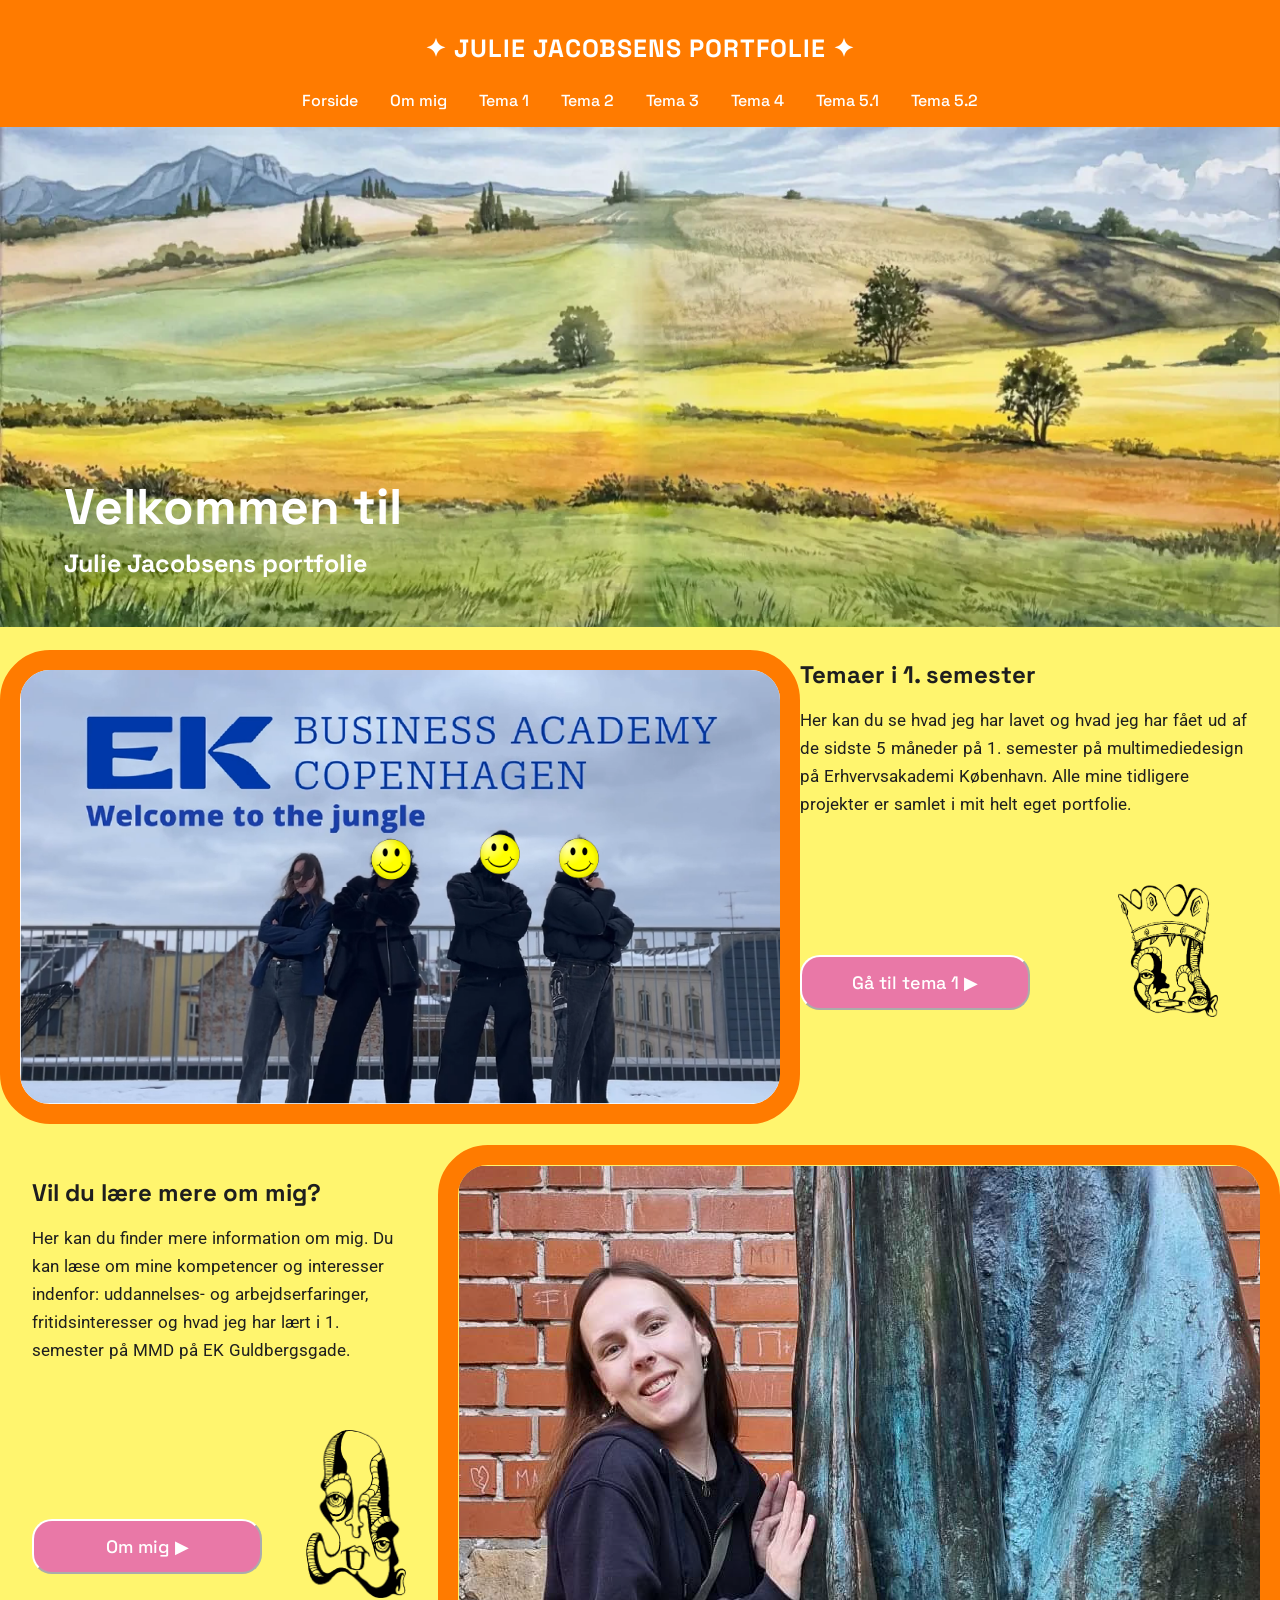
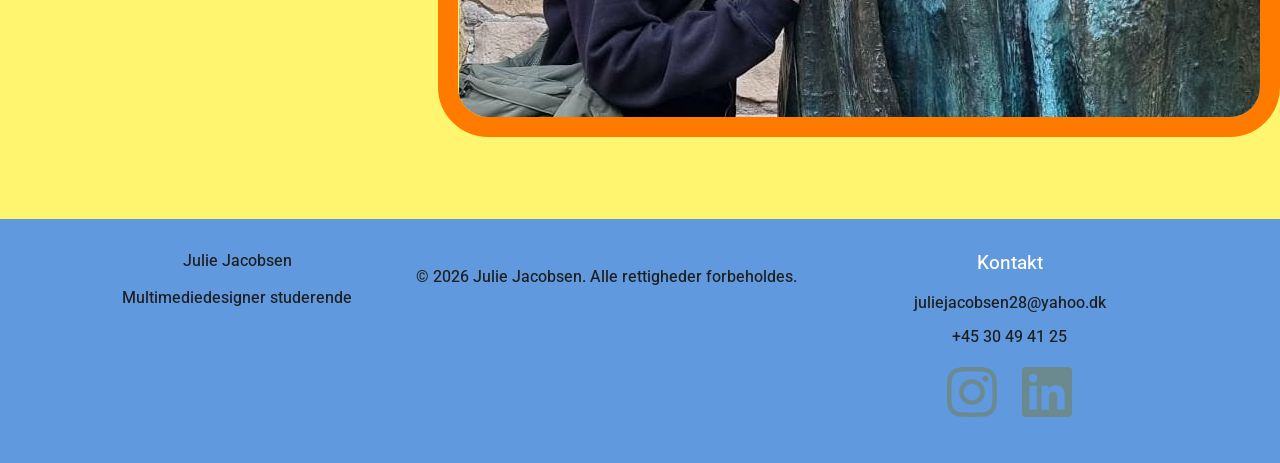
<file: index.html>
<!doctype html>
<html lang="da">
  <head>
    <meta charset="UTF-8" />
    <meta name="viewport" content="width=device-width, initial-scale=1.0" />
    <meta name="robots" content="noindex" />
    <title>Portfolie</title>

    <!-- Favicons -->
    <link rel="icon" type="image/png" sizes="96x96" href="img/logo/andlogo/favicon-96x96.png" />
    <link rel="icon" type="image/svg+xml" href="img/logo/andlogo/favicon.svg" />
    <link rel="shortcut icon" href="img/logo/andlogo/favicon.ico" />
    <link rel="apple-touch-icon" sizes="180x180" href="img/logo/andlogo/apple-touch-icon.png" />
    <meta name="apple-mobile-web-app-title" content="MyWebSite" />
    <link rel="manifest" href="img/logo/andlogo/site.webmanifest" />

    <!-- CSS -->
    <link rel="stylesheet" href="styles/index.css" />
    <link rel="stylesheet" href="styles/generel.css" />
    <link rel="stylesheet" href="styles/layout.css" />
  </head>

  <body>
    <!-- Header -->
    <header>
      <div class="logo">
        <h1>✦ JULIE JACOBSENS PORTFOLIE ✦</h1>
      </div>

      <input type="checkbox" id="burger-toggle" class="burger-toggle" />
      <label for="burger-toggle" class="burger-menu">
        <span></span>
        <span></span>
        <span></span>
      </label>

      <nav class="nav_links">
        <ul>
          <li><a href="index.html">Forside</a></li>
          <li><a href="ommig.html">Om mig</a></li>

          <li><a href="tema01.html">Tema 1</a></li>
          <li class="mobil_hide"><a href="temaer.html">Tema 2</a></li>
          <li class="mobil_hide"><a href="tema03.html">Tema 3</a></li>
          <li class="mobil_hide"><a href="tema04.html">Tema 4</a></li>
          <li class="mobil_hide"><a href="tema051.html">Tema 5.1</a></li>
          <li class="mobil_hide"><a href="tema052.html">Tema 5.2</a></li>
        </ul>
      </nav>
    </header>

    <main class="forside_main">
      <!-- Hero sektion -->
      <section class="hero">
        <div class="hero-content">
          <h1>Velkommen til</h1>
          <h2>Julie Jacobsens portfolie</h2>
        </div>
      </section>

      <!-- Sektion 1 -->
      <section class="tema_sektion">
        <div class="tema_billede"><img src="img/img/tema01.webp" alt="første billede i tema 1" /></div>

        <div class="tema_text">
          <h2>Temaer i 1. semester</h2>
          <p>Her kan du se hvad jeg har lavet og hvad jeg har fået ud af de sidste 5 måneder på 1. semester på multimediedesign på Erhvervsakademi København. Alle mine tidligere projekter er samlet i mit helt eget portfolie.</p>
          <div class="knap_img">
            <a href="tema01.html"><button class="temaer_btn">Gå til tema 1 ▶</button></a>

            <div class="ansigt_medkrone">
              <img src="img/logo/ansigt_medkrone.webp" alt="ansigt med krone" />
            </div>
          </div>
        </div>
      </section>

      <!-- line break -->
      <br class="msektion1og2" />

      <!-- Sektion 2 -->
      <section class="tema_sektion2">
        <div class="tema_text2">
          <h2>Vil du lære mere om mig?</h2>
          <p>Her kan du finder mere information om mig. Du kan læse om mine kompetencer og interesser indenfor: uddannelses- og arbejdserfaringer, fritidsinteresser og hvad jeg har lært i 1. semester på MMD på EK Guldbergsgade.</p>
          <div class="knap_img2">
            <a href="ommig.html"><button class="temaer2_btn">Om mig ▶</button></a>
            <div class="ansigt1">
              <img src="img/logo/ansigt1.webp" alt="ansigt uden krone" />
            </div>
          </div>
        </div>
        <div class="tema_billede2"><img src="img/img/porttræt_billeder/harry.webp" alt="portræt billede af Julie med skulptur" /></div>
      </section>

      <!-- line break -->
      <br class="msektion1og2" />
    </main>

    <!-- footer -->
    <footer class="footer">
      <div class="footer-info">
        <div class="footer-section">
          <h3>Julie Jacobsen</h3>
          <br />
          <p>Multimediedesigner studerende</p>
        </div>

        <div class="footer-bottom">
          <p>© 2026 Julie Jacobsen. Alle rettigheder forbeholdes.</p>
        </div>

        <div class="footer_kontakt">
          <h3>Kontakt</h3>
          <p>juliejacobsen28@yahoo.dk</p>

          <p>+45 30 49 41 25</p>
          <a href="https://www.instagram.com/juliexjacobsen/" name="link" id="instagramlink" target="_blank"><img src="img/ikoner/instagram_icon.svg" alt="instagram handle" /></a>
          <a href="https://www.linkedin.com/in/juliexjacobsen28/" name="link" id="linkedinlink" target="_blank"><img src="img/ikoner/linkedin_icon.svg" alt="linked in handle" /></a>
        </div>
      </div>
    </footer>
  </body>
</html>
</file>
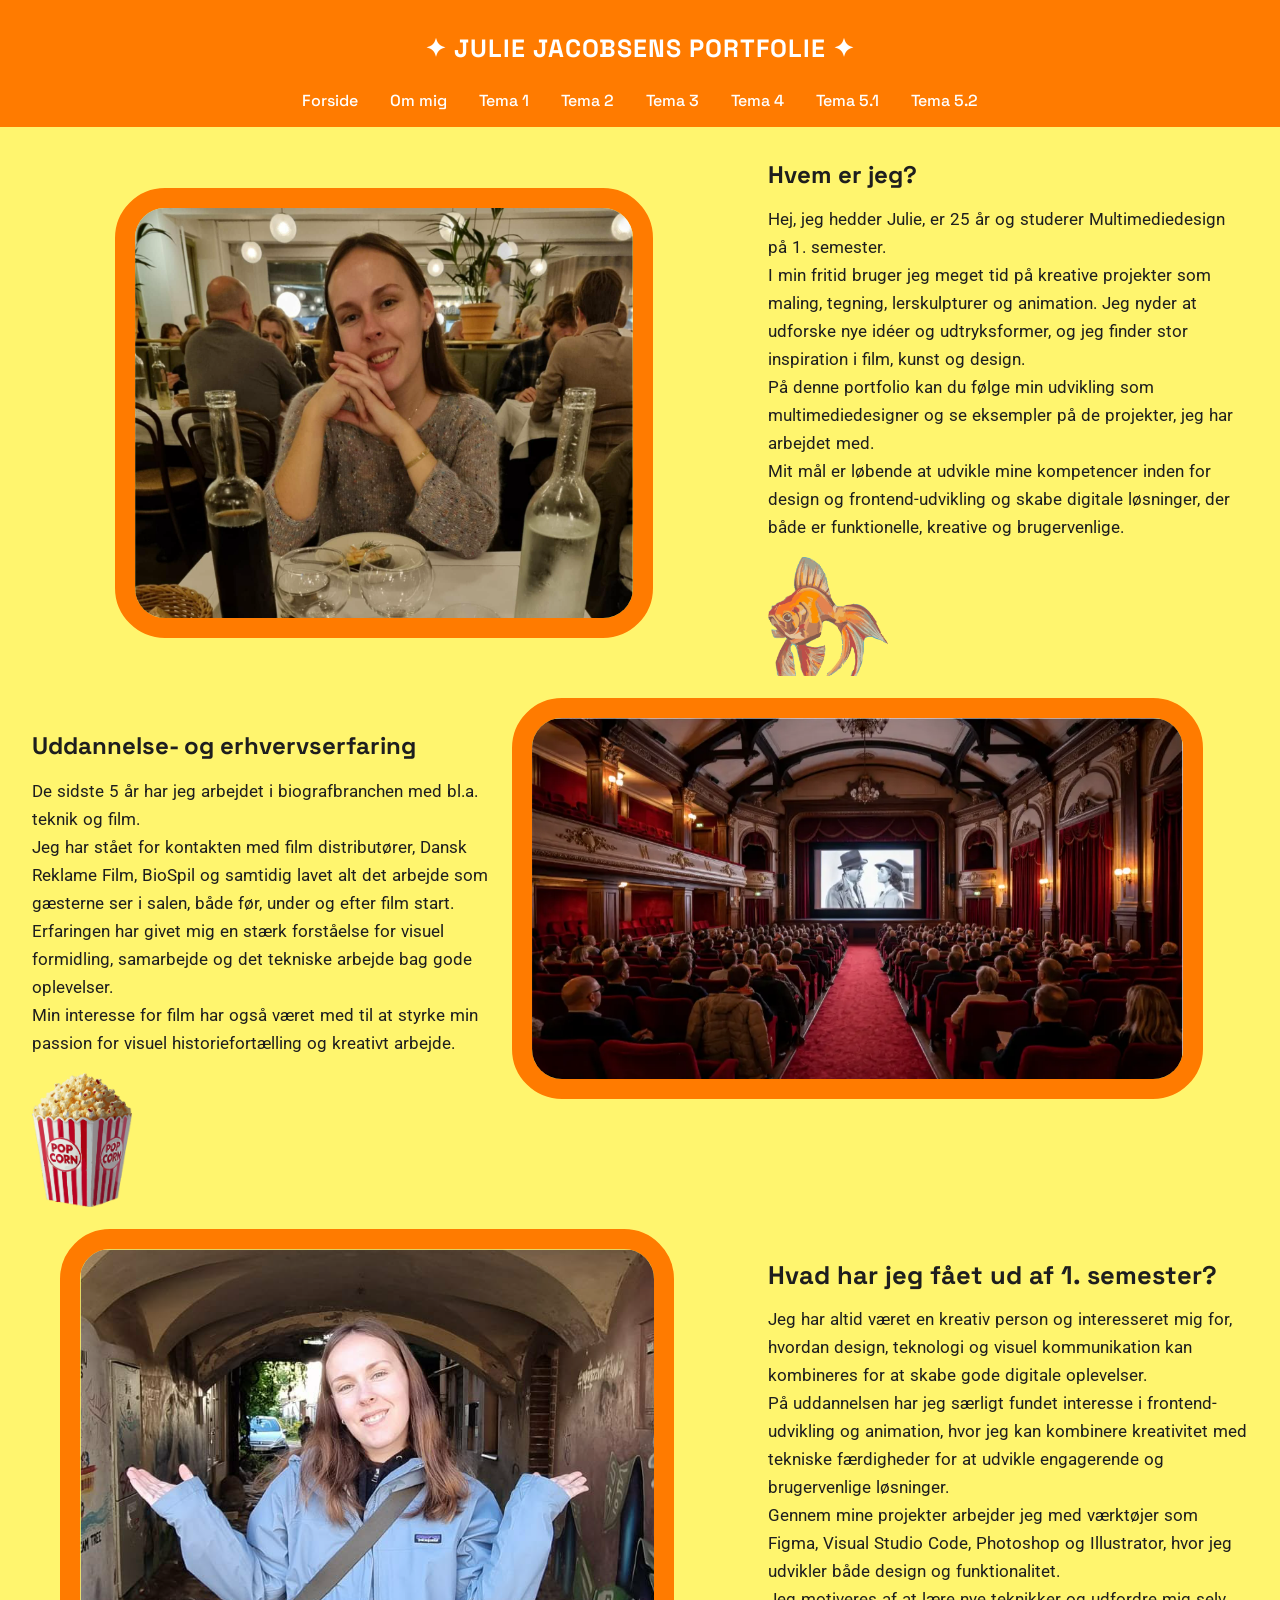
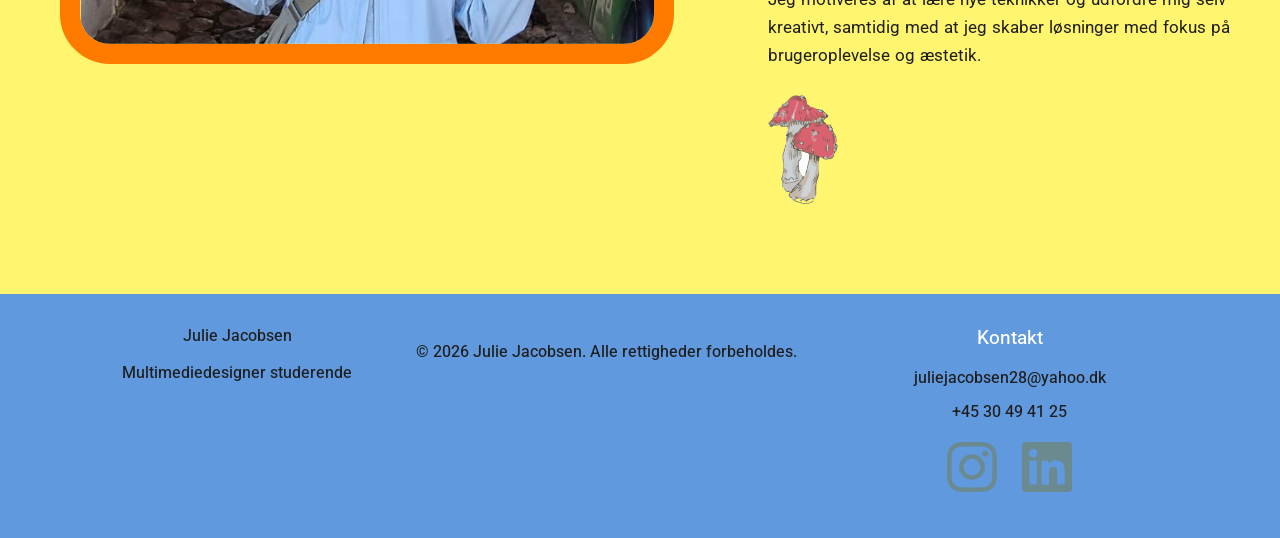
<file: ommig.html>
<!doctype html>
<html lang="da">
  <head>
    <meta charset="UTF-8" />
    <meta name="viewport" content="width=device-width, initial-scale=1.0" />
    <meta name="robots" content="noindex" />
    <title>Portfolie</title>

    <!-- Favicons -->
    <link rel="icon" type="image/png" sizes="96x96" href="img/logo/andlogo/favicon-96x96.png" />
    <link rel="icon" type="image/svg+xml" href="img/logo/andlogo/favicon.svg" />
    <link rel="shortcut icon" href="img/logo/andlogo/favicon.ico" />
    <link rel="apple-touch-icon" sizes="180x180" href="img/logo/andlogo/apple-touch-icon.png" />
    <meta name="apple-mobile-web-app-title" content="MyWebSite" />
    <link rel="manifest" href="img/logo/andlogo/site.webmanifest" />

    <!-- CSS -->
    <link rel="stylesheet" href="styles/ommig.css" />
    <link rel="stylesheet" href="styles/generel.css" />
    <link rel="stylesheet" href="styles/layout.css" />
  </head>
  <body>
    <!-- Header -->
    <header>
      <div class="logo"><h1>✦ JULIE JACOBSENS PORTFOLIE ✦</h1></div>

      <input type="checkbox" id="burger-toggle" class="burger-toggle" />
      <label for="burger-toggle" class="burger-menu">
        <span></span>
        <span></span>
        <span></span>
      </label>

      <nav class="nav_links">
        <ul>
          <li><a href="index.html" class="active">Forside</a></li>
          <li><a href="ommig.html">Om mig</a></li>

          <li><a href="tema01.html">Tema 1</a></li>
          <li><a href="temaer.html">Tema 2</a></li>
          <li><a href="tema03.html">Tema 3</a></li>
          <li><a href="tema04.html">Tema 4</a></li>
          <li><a href="tema051.html">Tema 5.1</a></li>
          <li><a href="tema052.html">Tema 5.2</a></li>
        </ul>
      </nav>
    </header>
    <main>
      <!-- Portræt billede -->
      <section class="portrait">
        <div class="portrait_img">
          <img src="img/img/porttræt_billeder/portræt.webp" alt="portræt billed af Julie" />
        </div>
        <div class="portrait_text">
          <h2>Hvem er jeg?</h2>

          <p>
            Hej, jeg hedder Julie, er 25 år og studerer Multimediedesign på 1. semester. <br />I min fritid bruger jeg meget tid på kreative projekter som maling, tegning, lerskulpturer og animation. Jeg nyder at udforske nye idéer og udtryksformer,
            og jeg finder stor inspiration i film, kunst og design. <br />På denne portfolio kan du følge min udvikling som multimediedesigner og se eksempler på de projekter, jeg har arbejdet med. <br />Mit mål er løbende at udvikle mine kompetencer
            inden for design og frontend-udvikling og skabe digitale løsninger, der både er funktionelle, kreative og brugervenlige.
          </p>
          <div class="titel_kunst">
            <img src="img/img/fisk_v.webp" alt="orange fiske tegning" />
          </div>
        </div>
      </section>

      <br />

      <!-- Sektion 1 -->
      <section class="info_omgmig1">
        <div class="ommig_img1">
          <h2>Uddannelse- og erhvervserfaring</h2>
          <p>
            De sidste 5 år har jeg arbejdet i biografbranchen med bl.a. teknik og film. <br />
            Jeg har stået for kontakten med film distributører, Dansk Reklame Film, BioSpil og samtidig lavet alt det arbejde som gæsterne ser i salen, både før, under og efter film start. <br />Erfaringen har givet mig en stærk forståelse for visuel
            formidling, samarbejde og det tekniske arbejde bag gode oplevelser. <br />Min interesse for film har også været med til at styrke min passion for visuel historiefortælling og kreativt arbejde.
          </p>
          <div class="popcorn">
            <img src="img/img/popcornbægre.webp" alt="popcornbægre tegning" />
          </div>
        </div>

        <div class="ommig_text1"><img src="img/img/biografsal.webp.webp" alt="ai billede af gammel biografsal med rød interiør" /></div>
      </section>

      <!-- line break -->
      <br class="msektion1og2" />

      <!-- Sektion 2 -->
      <section class="info_ommig2">
        <div class="ommig_text2"><img src="img/img/porttræt_billeder/blåjakke.webp" alt="portræt billed af Julie med blå jakke på" /></div>
        <div class="ommig_img2">
          <h2>Hvad har jeg fået ud af 1. semester?</h2>
          <p>
            Jeg har altid været en kreativ person og interesseret mig for, hvordan design, teknologi og visuel kommunikation kan kombineres for at skabe gode digitale oplevelser. <br />På uddannelsen har jeg særligt fundet interesse i
            frontend-udvikling og animation, hvor jeg kan kombinere kreativitet med tekniske færdigheder for at udvikle engagerende og brugervenlige løsninger. <br />Gennem mine projekter arbejder jeg med værktøjer som Figma, Visual Studio Code,
            Photoshop og Illustrator, hvor jeg udvikler både design og funktionalitet. <br />Jeg motiveres af at lære nye teknikker og udfordre mig selv kreativt, samtidig med at jeg skaber løsninger med fokus på brugeroplevelse og æstetik.
          </p>
          <div class="svamp">
            <img src="img/img/svamp2.webp" alt="rødfluesvamp tegning" />
          </div>
        </div>
      </section>

      <!-- line break -->
      <br class="msektion1og2" />
    </main>

    <!-- footer -->
    <footer class="footer">
      <div class="footer-info">
        <div class="footer-section">
          <h3>Julie Jacobsen</h3>
          <br />
          <p>Multimediedesigner studerende</p>
        </div>

        <div class="footer-bottom">
          <p>© 2026 Julie Jacobsen. Alle rettigheder forbeholdes.</p>
        </div>

        <div class="footer_kontakt">
          <h3>Kontakt</h3>
          <p>juliejacobsen28@yahoo.dk</p>

          <p>+45 30 49 41 25</p>
          <a href="https://www.instagram.com/juliexjacobsen/" name="link" id="instagramlink" target="_blank"><img src="img/ikoner/instagram_icon.svg" alt="instagram handle" /></a>
          <a href="https://www.linkedin.com/in/juliexjacobsen28/" name="link" id="linkedinlink" target="_blank"><img src="img/ikoner/linkedin_icon.svg" alt="linkedin handle" /></a>
        </div>
      </div>
    </footer>
  </body>
</html>
</file>
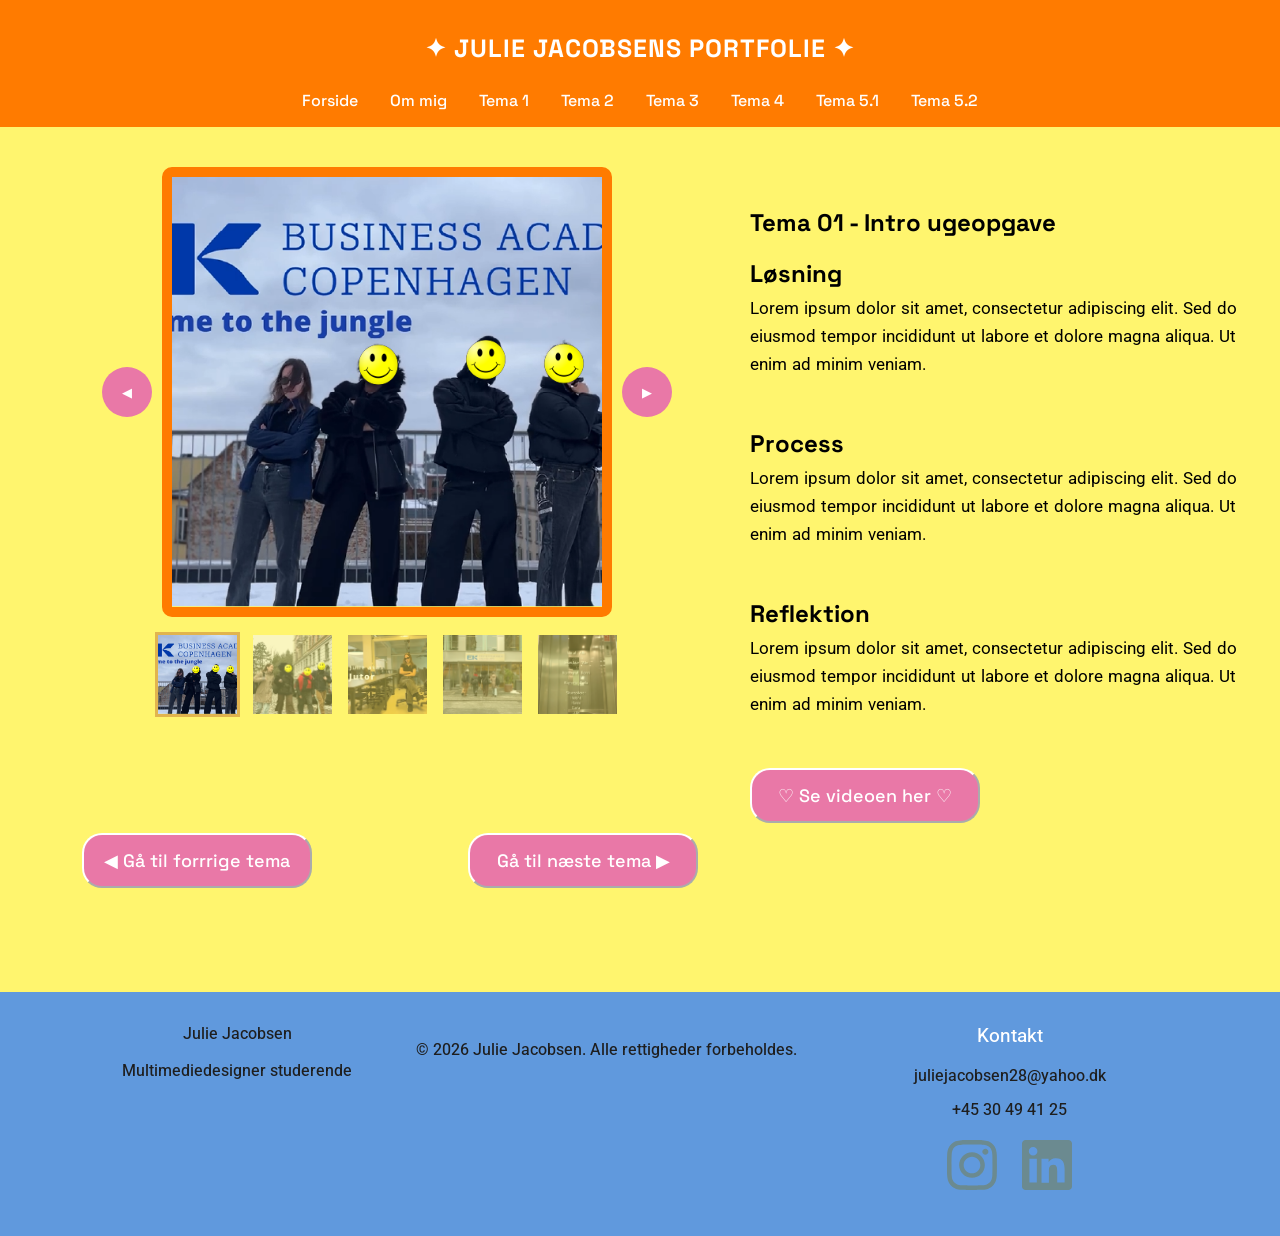
<file: tema01.html>
<!doctype html>
<html lang="da">
  <head>
    <meta charset="UTF-8" />
    <meta name="viewport" content="width=device-width, initial-scale=1.0" />
    <meta name="robots" content="noindex" />
    <title>Portfolie</title>

    <!-- Favicons -->
    <link rel="icon" type="image/png" sizes="96x96" href="img/logo/andlogo/favicon-96x96.png" />
    <link rel="icon" type="image/svg+xml" href="img/logo/andlogo/favicon.svg" />
    <link rel="shortcut icon" href="img/logo/andlogo/favicon.ico" />
    <link rel="apple-touch-icon" sizes="180x180" href="img/logo/andlogo/apple-touch-icon.png" />
    <meta name="apple-mobile-web-app-title" content="MyWebSite" />
    <link rel="manifest" href="img/logo/andlogo/site.webmanifest" />

    <!-- CSS -->
    <link rel="stylesheet" href="styles/temaer.css" />
    <link rel="stylesheet" href="styles/generel.css" />
    <link rel="stylesheet" href="styles/layout.css" />
  </head>
  <body>
    <!-- Header -->
    <header>
      <div class="logo"><h1>✦ JULIE JACOBSENS PORTFOLIE ✦</h1></div>

      <input type="checkbox" id="burger-toggle" class="burger-toggle" />
      <label for="burger-toggle" class="burger-menu">
        <span></span>
        <span></span>
        <span></span>
      </label>

      <nav class="nav_links">
        <ul>
          <li><a href="index.html" class="active">Forside</a></li>
          <li><a href="ommig.html">Om mig</a></li>

          <li><a href="tema01.html">Tema 1</a></li>
          <li><a href="temaer.html">Tema 2</a></li>
          <li><a href="tema03.html">Tema 3</a></li>
          <li><a href="tema04.html">Tema 4</a></li>
          <li><a href="tema051.html">Tema 5.1</a></li>
          <li><a href="tema052.html">Tema 5.2</a></li>
        </ul>
      </nav>
    </header>
    <main class="main_container">
      <section class="galleri_sektion">
        <div class="slider">
          <button class="slider-btn prev">◀</button>

          <div class="main-image">
            <img id="mainImage" src="img/temaer/01/tema01.webp" alt="første billed i tema 1" />
          </div>

          <button class="slider-btn next">▶</button>
        </div>

        <div class="thumbnails">
          <img class="thumbnail active" src="img/temaer/01/tema01.webp" alt="første billed i tema 1" />

          <img class="thumbnail" src="img/temaer/01/billed1.webp" alt="andet billed i tema 1" />

          <img class="thumbnail" src="img/temaer/01/billed2.webp" alt="tredje billed i tema 1" />

          <img class="thumbnail" src="img/temaer/01/billed3.webp" alt="fjerde billed i tema 1" />

          <img class="thumbnail" src="img/temaer/01/billed4.webp" alt="femte billed i tema 1" />
        </div>
      </section>

      <section class="content">
        <h1>Tema 01 - Intro ugeopgave</h1>

        <article>
          <h2>Løsning</h2>
          <p>Lorem ipsum dolor sit amet, consectetur adipiscing elit. Sed do eiusmod tempor incididunt ut labore et dolore magna aliqua. Ut enim ad minim veniam.</p>
        </article>

        <article>
          <h2>Process</h2>
          <p>Lorem ipsum dolor sit amet, consectetur adipiscing elit. Sed do eiusmod tempor incididunt ut labore et dolore magna aliqua. Ut enim ad minim veniam.</p>
        </article>

        <article>
          <h2>Reflektion</h2>
          <p>Lorem ipsum dolor sit amet, consectetur adipiscing elit. Sed do eiusmod tempor incididunt ut labore et dolore magna aliqua. Ut enim ad minim veniam.</p>
        </article>

        <a href="https://www.youtube.com/watch?v=xry4eNWpVhs" name="linktome" id="linktome" target="_blank"><button class="link_tilsiderne">♡ Se videoen her ♡</button></a>
      </section>
      <section class="nexttema">
        <a href="tema052.html"><button class="nexttema_btn2">◀ Gå til forrrige tema</button></a>
        <a href="temaer.html"><button class="nexttema_btn">Gå til næste tema ▶</button></a>
      </section>
    </main>

    <!-- footer -->
    <footer class="footer">
      <div class="footer-info">
        <div class="footer-section">
          <h3>Julie Jacobsen</h3>
          <br />
          <p>Multimediedesigner studerende</p>
        </div>

        <div class="footer-bottom">
          <p>© 2026 Julie Jacobsen. Alle rettigheder forbeholdes.</p>
        </div>

        <div class="footer_kontakt">
          <h3>Kontakt</h3>
          <p>juliejacobsen28@yahoo.dk</p>

          <p>+45 30 49 41 25</p>
          <a href="https://www.instagram.com/juliexjacobsen/" name="link" id="instagramlink" target="_blank"><img src="img/ikoner/instagram_icon.svg" alt="instagram handle" /></a>
          <a href="https://www.linkedin.com/in/juliexjacobsen28/" name="link" id="linkedinlink" target="_blank"><img src="img/ikoner/linkedin_icon.svg" alt="linkedin handle" /></a>
        </div>
      </div>
    </footer>
    <script src="styles/js/temaer.js"></script>
  </body>
</html>
</file>
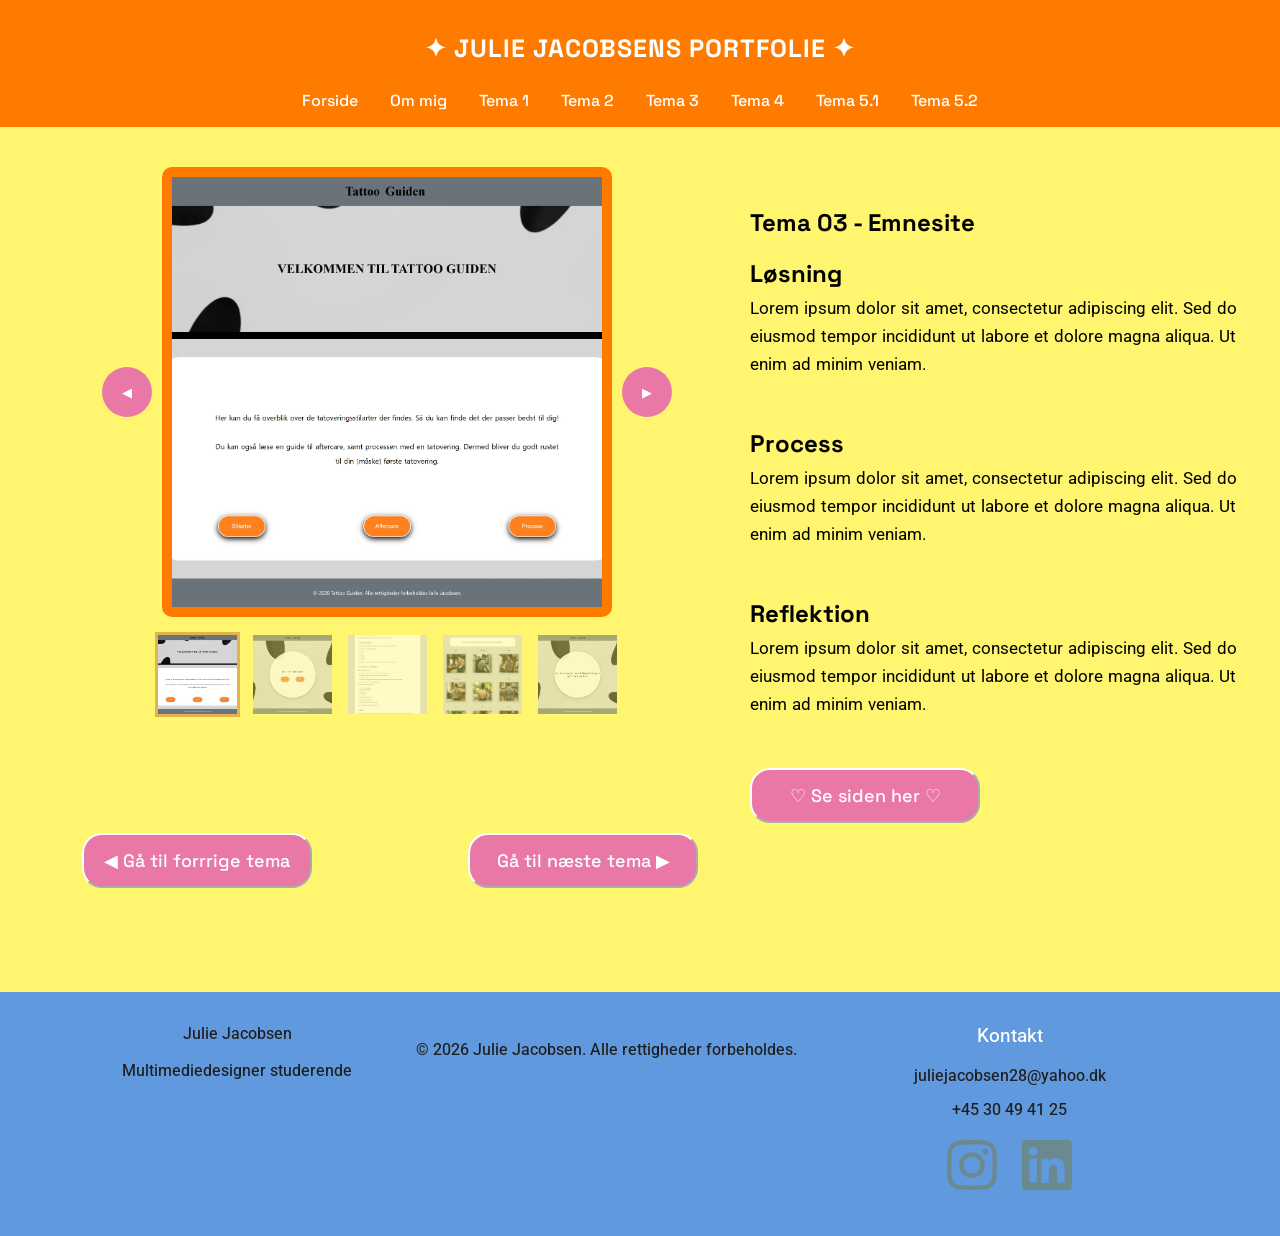
<file: tema03.html>
<!doctype html>
<html lang="da">
  <head>
    <meta charset="UTF-8" />
    <meta name="viewport" content="width=device-width, initial-scale=1.0" />
    <meta name="robots" content="noindex" />
    <title>Portfolie</title>

    <!-- Favicons -->
    <link rel="icon" type="image/png" sizes="96x96" href="img/logo/andlogo/favicon-96x96.png" />
    <link rel="icon" type="image/svg+xml" href="img/logo/andlogo/favicon.svg" />
    <link rel="shortcut icon" href="img/logo/andlogo/favicon.ico" />
    <link rel="apple-touch-icon" sizes="180x180" href="img/logo/andlogo/apple-touch-icon.png" />
    <meta name="apple-mobile-web-app-title" content="MyWebSite" />
    <link rel="manifest" href="img/logo/andlogo/site.webmanifest" />

    <!-- CSS -->
    <link rel="stylesheet" href="styles/temaer.css" />
    <link rel="stylesheet" href="styles/generel.css" />
    <link rel="stylesheet" href="styles/layout.css" />
  </head>
  <body>
    <!-- Header -->
    <header>
      <div class="logo"><h1>✦ JULIE JACOBSENS PORTFOLIE ✦</h1></div>

      <input type="checkbox" id="burger-toggle" class="burger-toggle" />
      <label for="burger-toggle" class="burger-menu">
        <span></span>
        <span></span>
        <span></span>
      </label>

      <nav class="nav_links">
        <ul>
          <li><a href="index.html" class="active">Forside</a></li>
          <li><a href="ommig.html">Om mig</a></li>

          <li><a href="tema01.html">Tema 1</a></li>
          <li><a href="temaer.html">Tema 2</a></li>
          <li><a href="tema03.html">Tema 3</a></li>
          <li><a href="tema04.html">Tema 4</a></li>
          <li><a href="tema051.html">Tema 5.1</a></li>
          <li><a href="tema052.html">Tema 5.2</a></li>
        </ul>
      </nav>
    </header>
    <main class="main_container">
      <section class="galleri_sektion">
        <div class="slider">
          <button class="slider-btn prev">◀</button>

          <div class="main-image">
            <img id="mainImage" src="img/temaer/03desktop/01.webp" alt="Første billed i tema 3" />
          </div>

          <button class="slider-btn next">▶</button>
        </div>

        <div class="thumbnails">
          <img class="thumbnail active" src="img/temaer/03desktop/01.webp" alt="Første billed i tema 3" />

          <img class="thumbnail" src="img/temaer/03desktop/02.webp" alt="Andet billed i tema 3" />

          <img class="thumbnail" src="img/temaer/03desktop/03.webp" alt="tredje billed i tema 3" />

          <img class="thumbnail" src="img/temaer/03desktop/04.webp" alt="fjerde billed i tema 3" />

          <img class="thumbnail" src="img/temaer/03desktop/05.webp" alt="femte billed i tema 3" />
        </div>
      </section>

      <section class="content">
        <h1>Tema 03 - Emnesite</h1>

        <article>
          <h2>Løsning</h2>
          <p>Lorem ipsum dolor sit amet, consectetur adipiscing elit. Sed do eiusmod tempor incididunt ut labore et dolore magna aliqua. Ut enim ad minim veniam.</p>
        </article>

        <article>
          <h2>Process</h2>
          <p>Lorem ipsum dolor sit amet, consectetur adipiscing elit. Sed do eiusmod tempor incididunt ut labore et dolore magna aliqua. Ut enim ad minim veniam.</p>
        </article>

        <article>
          <h2>Reflektion</h2>
          <p>Lorem ipsum dolor sit amet, consectetur adipiscing elit. Sed do eiusmod tempor incididunt ut labore et dolore magna aliqua. Ut enim ad minim veniam.</p>
        </article>

        <a href="https://juliej2000.github.io/emnesite_tattooguiden/index.html" name="linktome" id="linktome" target="_blank"><button class="link_tilsiderne">♡ Se siden her ♡</button></a>
      </section>
      <section class="nexttema">
        <a href="temaer.html"><button class="nexttema_btn2">◀ Gå til forrrige tema</button></a>
        <a href="tema04.html"><button class="nexttema_btn">Gå til næste tema ▶</button></a>
      </section>
    </main>

    <!-- footer -->
    <footer class="footer">
      <div class="footer-info">
        <div class="footer-section">
          <h3>Julie Jacobsen</h3>
          <br />
          <p>Multimediedesigner studerende</p>
        </div>

        <div class="footer-bottom">
          <p>© 2026 Julie Jacobsen. Alle rettigheder forbeholdes.</p>
        </div>

        <div class="footer_kontakt">
          <h3>Kontakt</h3>
          <p>juliejacobsen28@yahoo.dk</p>

          <p>+45 30 49 41 25</p>
          <a href="https://www.instagram.com/juliexjacobsen/" name="link" id="instagramlink" target="_blank"><img src="img/ikoner/instagram_icon.svg" alt="instagram handle" /></a>
          <a href="https://www.linkedin.com/in/juliexjacobsen28/" name="link" id="linkedinlink" target="_blank"><img src="img/ikoner/linkedin_icon.svg" alt="linkedin handle" /></a>
        </div>
      </div>
    </footer>
    <script src="styles/js/temaer.js"></script>
  </body>
</html>
</file>
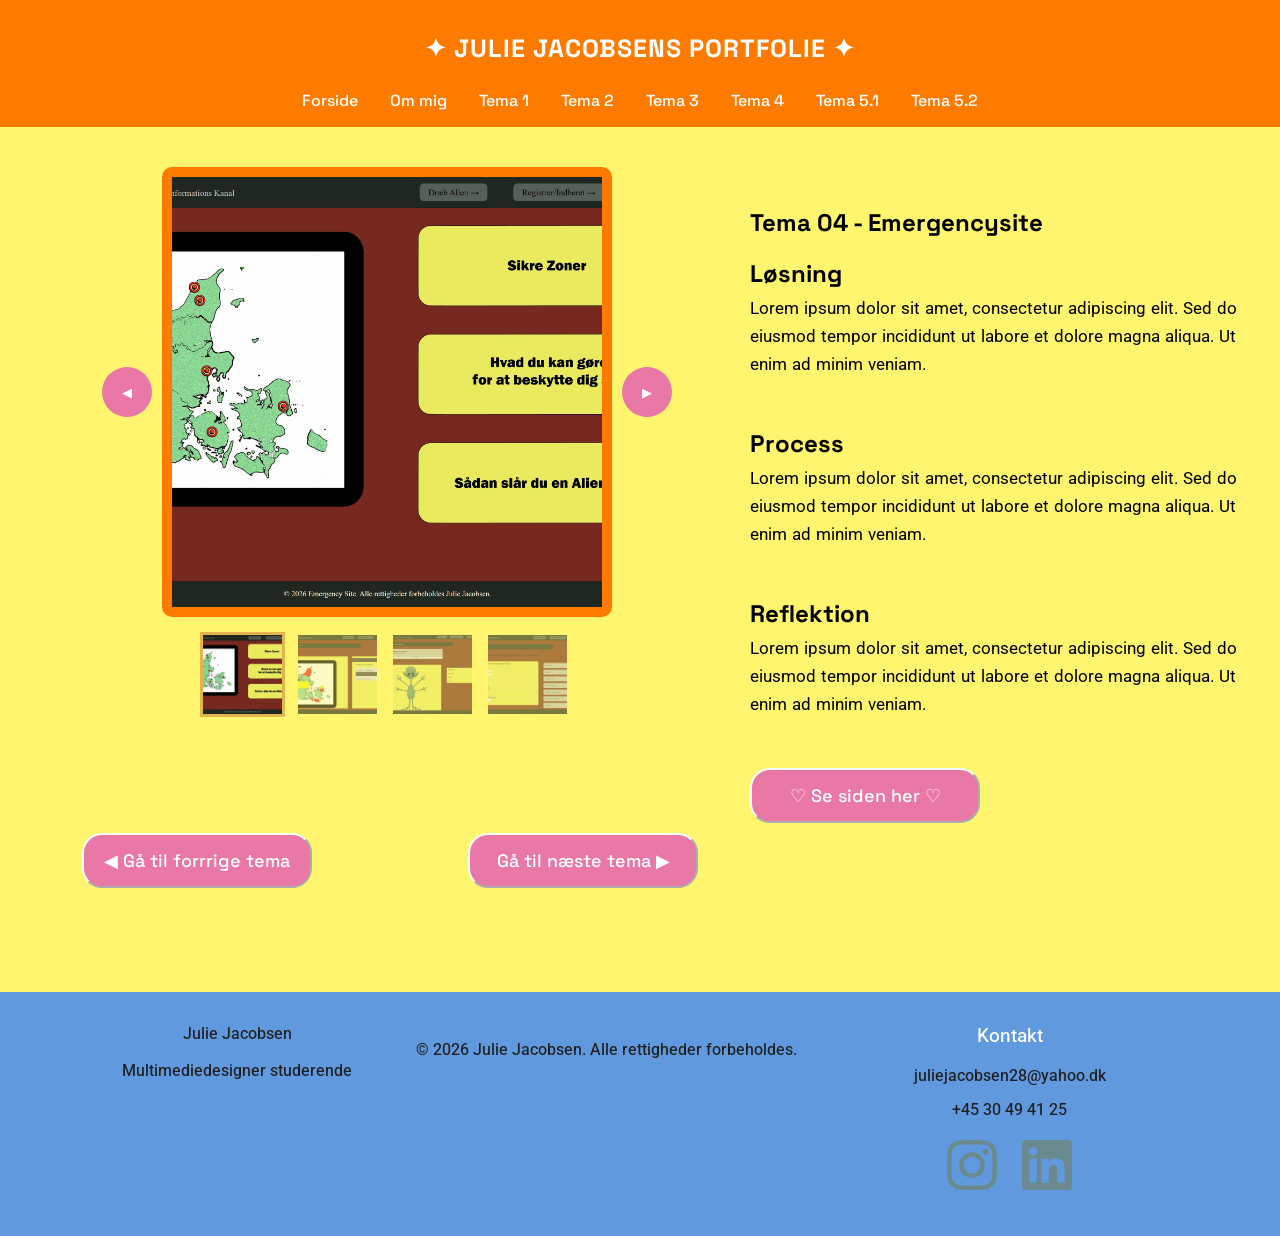
<file: tema04.html>
<!doctype html>
<html lang="da">
  <head>
    <meta charset="UTF-8" />
    <meta name="viewport" content="width=device-width, initial-scale=1.0" />
    <meta name="robots" content="noindex" />
    <title>Portfolie</title>

    <!-- Favicons -->
    <link rel="icon" type="image/png" sizes="96x96" href="img/logo/andlogo/favicon-96x96.png" />
    <link rel="icon" type="image/svg+xml" href="img/logo/andlogo/favicon.svg" />
    <link rel="shortcut icon" href="img/logo/andlogo/favicon.ico" />
    <link rel="apple-touch-icon" sizes="180x180" href="img/logo/andlogo/apple-touch-icon.png" />
    <meta name="apple-mobile-web-app-title" content="MyWebSite" />
    <link rel="manifest" href="img/logo/andlogo/site.webmanifest" />

    <!-- CSS -->
    <link rel="stylesheet" href="styles/temaer.css" />
    <link rel="stylesheet" href="styles/generel.css" />
    <link rel="stylesheet" href="styles/layout.css" />
  </head>
  <body>
    <!-- Header -->
    <header>
      <div class="logo"><h1>✦ JULIE JACOBSENS PORTFOLIE ✦</h1></div>

      <input type="checkbox" id="burger-toggle" class="burger-toggle" />
      <label for="burger-toggle" class="burger-menu">
        <span></span>
        <span></span>
        <span></span>
      </label>

      <nav class="nav_links">
        <ul>
          <li><a href="index.html" class="active">Forside</a></li>
          <li><a href="ommig.html">Om mig</a></li>

          <li><a href="tema01.html">Tema 1</a></li>
          <li><a href="temaer.html">Tema 2</a></li>
          <li><a href="tema03.html">Tema 3</a></li>
          <li><a href="tema04.html">Tema 4</a></li>
          <li><a href="tema051.html">Tema 5.1</a></li>
          <li><a href="tema052.html">Tema 5.2</a></li>
        </ul>
      </nav>
    </header>
    <main class="main_container">
      <section class="galleri_sektion">
        <div class="slider">
          <button class="slider-btn prev">◀</button>

          <div class="main-image">
            <img id="mainImage" src="img/temaer/04desktop/01.webp" alt="Første billed i tema 4" />
          </div>

          <button class="slider-btn next">▶</button>
        </div>

        <div class="thumbnails_emergencysite">
          <img class="thumbnail active" src="img/temaer/04desktop/01.webp" alt="Første billed i tema 4" />

          <img class="thumbnail" src="img/temaer/04desktop/02.webp" alt="andet billed i tema 4" />

          <img class="thumbnail" src="img/temaer/04desktop/03.webp" alt="tredje billed i tema 4" />

          <img class="thumbnail" src="img/temaer/04desktop/04.webp" alt="fjerde billed i tema 4" />
        </div>
      </section>

      <section class="content">
        <h1>Tema 04 - Emergencysite</h1>

        <article>
          <h2>Løsning</h2>
          <p>Lorem ipsum dolor sit amet, consectetur adipiscing elit. Sed do eiusmod tempor incididunt ut labore et dolore magna aliqua. Ut enim ad minim veniam.</p>
        </article>

        <article>
          <h2>Process</h2>
          <p>Lorem ipsum dolor sit amet, consectetur adipiscing elit. Sed do eiusmod tempor incididunt ut labore et dolore magna aliqua. Ut enim ad minim veniam.</p>
        </article>

        <article>
          <h2>Reflektion</h2>
          <p>Lorem ipsum dolor sit amet, consectetur adipiscing elit. Sed do eiusmod tempor incididunt ut labore et dolore magna aliqua. Ut enim ad minim veniam.</p>
        </article>

        <a href="https://juliej2000.github.io/emergency-site/index.html" name="linktome" id="linktome" target="_blank"><button class="link_tilsiderne">♡ Se siden her ♡</button></a>
      </section>
      <section class="nexttema">
        <a href="tema03.html"><button class="nexttema_btn2">◀ Gå til forrrige tema</button></a>
        <a href="tema051.html"><button class="nexttema_btn">Gå til næste tema ▶</button></a>
      </section>
    </main>

    <!-- footer -->
    <footer class="footer">
      <div class="footer-info">
        <div class="footer-section">
          <h3>Julie Jacobsen</h3>
          <br />
          <p>Multimediedesigner studerende</p>
        </div>

        <div class="footer-bottom">
          <p>© 2026 Julie Jacobsen. Alle rettigheder forbeholdes.</p>
        </div>

        <div class="footer_kontakt">
          <h3>Kontakt</h3>
          <p>juliejacobsen28@yahoo.dk</p>

          <p>+45 30 49 41 25</p>
          <a href="https://www.instagram.com/juliexjacobsen/" name="link" id="instagramlink" target="_blank"><img src="img/ikoner/instagram_icon.svg" alt="instagram handle" /></a>
          <a href="https://www.linkedin.com/in/juliexjacobsen28/" name="link" id="linkedinlink" target="_blank"><img src="img/ikoner/linkedin_icon.svg" alt="linkedin handle" /></a>
        </div>
      </div>
    </footer>
    <script src="styles/js/temaer.js"></script>
  </body>
</html>
</file>
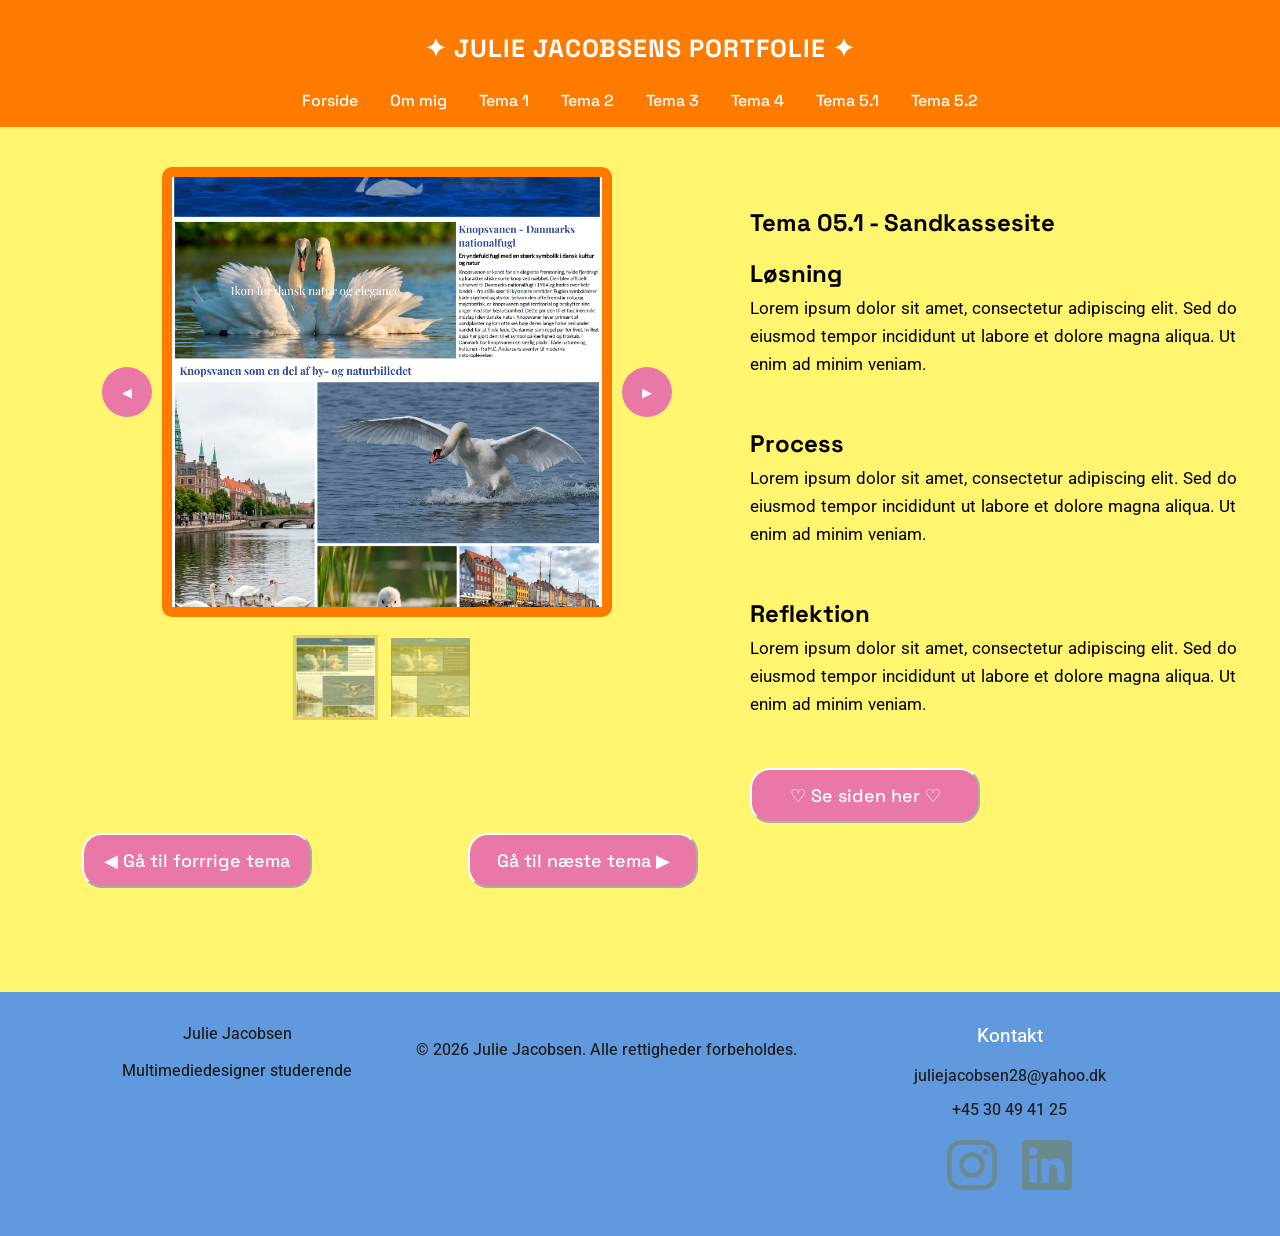
<file: tema051.html>
<!doctype html>
<html lang="da">
  <head>
    <meta charset="UTF-8" />
    <meta name="viewport" content="width=device-width, initial-scale=1.0" />
    <meta name="robots" content="noindex" />
    <title>Portfolie</title>

    <!-- Favicons -->
    <link rel="icon" type="image/png" sizes="96x96" href="img/logo/andlogo/favicon-96x96.png" />
    <link rel="icon" type="image/svg+xml" href="img/logo/andlogo/favicon.svg" />
    <link rel="shortcut icon" href="img/logo/andlogo/favicon.ico" />
    <link rel="apple-touch-icon" sizes="180x180" href="img/logo/andlogo/apple-touch-icon.png" />
    <meta name="apple-mobile-web-app-title" content="MyWebSite" />
    <link rel="manifest" href="img/logo/andlogo/site.webmanifest" />

    <!-- CSS -->
    <link rel="stylesheet" href="styles/temaer.css" />
    <link rel="stylesheet" href="styles/generel.css" />
    <link rel="stylesheet" href="styles/layout.css" />
  </head>
  <body>
    <!-- Header -->
    <header>
      <div class="logo"><h1>✦ JULIE JACOBSENS PORTFOLIE ✦</h1></div>

      <input type="checkbox" id="burger-toggle" class="burger-toggle" />
      <label for="burger-toggle" class="burger-menu">
        <span></span>
        <span></span>
        <span></span>
      </label>

      <nav class="nav_links">
        <ul>
          <li><a href="index.html" class="active">Forside</a></li>
          <li><a href="ommig.html">Om mig</a></li>

          <li><a href="tema01.html">Tema 1</a></li>
          <li><a href="temaer.html">Tema 2</a></li>
          <li><a href="tema03.html">Tema 3</a></li>
          <li><a href="tema04.html">Tema 4</a></li>
          <li><a href="tema051.html">Tema 5.1</a></li>
          <li><a href="tema052.html">Tema 5.2</a></li>
        </ul>
      </nav>
    </header>
    <main class="main_container">
      <section class="galleri_sektion">
        <div class="slider">
          <button class="slider-btn prev">◀</button>

          <div class="main-image">
            <img id="mainImage" src="img/temaer/05.1desktop/01.webp" alt="Første billed i tema 5.1" />
          </div>

          <button class="slider-btn next">▶</button>
        </div>

        <div class="thumbnails_svane">
          <img class="thumbnail active" src="img/temaer/05.1desktop/01.webp" alt="Første billed i tema 5.1" />

          <img class="thumbnail" src="img/temaer/05.1desktop/02.webp" alt="Andet billed i tema 5.1" />
        </div>
      </section>

      <section class="content">
        <h1>Tema 05.1 - Sandkassesite</h1>

        <article>
          <h2>Løsning</h2>
          <p>Lorem ipsum dolor sit amet, consectetur adipiscing elit. Sed do eiusmod tempor incididunt ut labore et dolore magna aliqua. Ut enim ad minim veniam.</p>
        </article>

        <article>
          <h2>Process</h2>
          <p>Lorem ipsum dolor sit amet, consectetur adipiscing elit. Sed do eiusmod tempor incididunt ut labore et dolore magna aliqua. Ut enim ad minim veniam.</p>
        </article>

        <article>
          <h2>Reflektion</h2>
          <p>Lorem ipsum dolor sit amet, consectetur adipiscing elit. Sed do eiusmod tempor incididunt ut labore et dolore magna aliqua. Ut enim ad minim veniam.</p>
        </article>

        <a href="https://juliej2000.github.io/sandkassesite/index.html" name="linktome" id="linktome" target="_blank"><button class="link_tilsiderne">♡ Se siden her ♡</button></a>
      </section>
      <section class="nexttema">
        <a href="tema04.html"><button class="nexttema_btn2">◀ Gå til forrrige tema</button></a>
        <a href="tema052.html"><button class="nexttema_btn">Gå til næste tema ▶</button></a>
      </section>
    </main>

    <!-- footer -->
    <footer class="footer">
      <div class="footer-info">
        <div class="footer-section">
          <h3>Julie Jacobsen</h3>
          <br />
          <p>Multimediedesigner studerende</p>
        </div>

        <div class="footer-bottom">
          <p>© 2026 Julie Jacobsen. Alle rettigheder forbeholdes.</p>
        </div>

        <div class="footer_kontakt">
          <h3>Kontakt</h3>
          <p>juliejacobsen28@yahoo.dk</p>

          <p>+45 30 49 41 25</p>
          <a href="https://www.instagram.com/juliexjacobsen/" name="link" id="instagramlink" target="_blank"><img src="img/ikoner/instagram_icon.svg" alt="instagram handle" /></a>
          <a href="https://www.linkedin.com/in/juliexjacobsen28/" name="link" id="linkedinlink" target="_blank"><img src="img/ikoner/linkedin_icon.svg" alt="linkedin handle" /></a>
        </div>
      </div>
    </footer>
    <script src="styles/js/temaer.js"></script>
  </body>
</html>
</file>
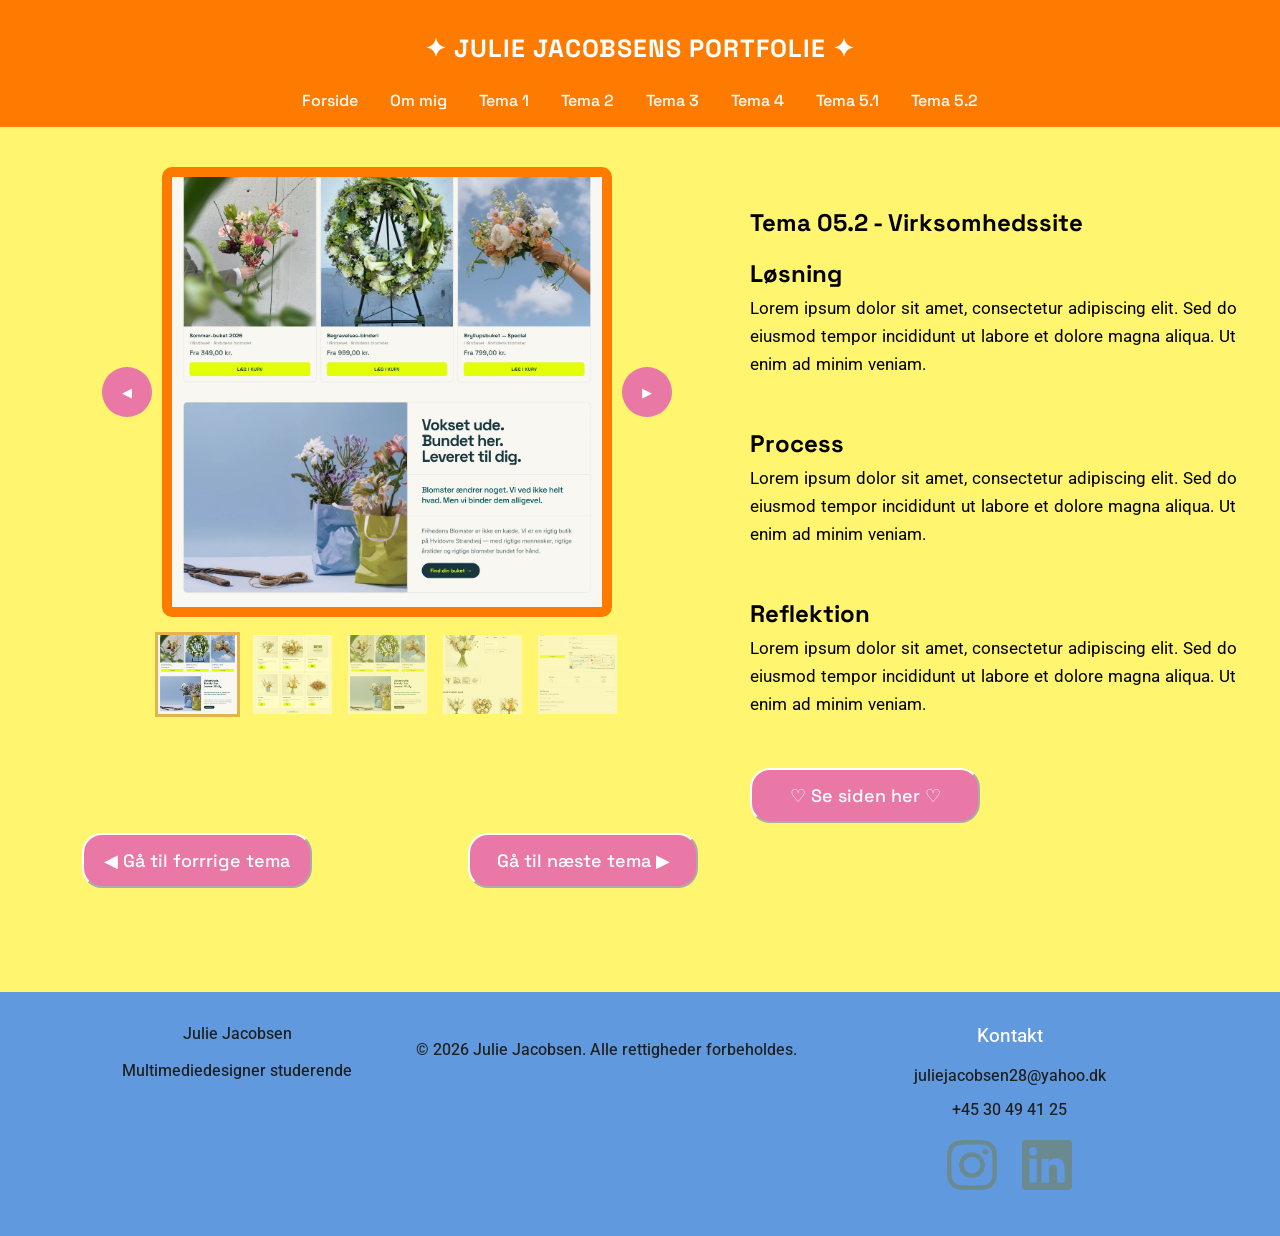
<file: tema052.html>
<!doctype html>
<html lang="da">
  <head>
    <meta charset="UTF-8" />
    <meta name="viewport" content="width=device-width, initial-scale=1.0" />
    <meta name="robots" content="noindex" />
    <title>Portfolie</title>

    <!-- Favicons -->
    <link rel="icon" type="image/png" sizes="96x96" href="img/logo/andlogo/favicon-96x96.png" />
    <link rel="icon" type="image/svg+xml" href="img/logo/andlogo/favicon.svg" />
    <link rel="shortcut icon" href="img/logo/andlogo/favicon.ico" />
    <link rel="apple-touch-icon" sizes="180x180" href="img/logo/andlogo/apple-touch-icon.png" />
    <meta name="apple-mobile-web-app-title" content="MyWebSite" />
    <link rel="manifest" href="img/logo/andlogo/site.webmanifest" />

    <!-- CSS -->
    <link rel="stylesheet" href="styles/temaer.css" />
    <link rel="stylesheet" href="styles/generel.css" />
    <link rel="stylesheet" href="styles/layout.css" />
  </head>
  <body>
    <!-- Header -->
    <header>
      <div class="logo"><h1>✦ JULIE JACOBSENS PORTFOLIE ✦</h1></div>

      <input type="checkbox" id="burger-toggle" class="burger-toggle" />
      <label for="burger-toggle" class="burger-menu">
        <span></span>
        <span></span>
        <span></span>
      </label>

      <nav class="nav_links">
        <ul>
          <li><a href="index.html" class="active">Forside</a></li>
          <li><a href="ommig.html">Om mig</a></li>

          <li><a href="tema01.html">Tema 1</a></li>
          <li><a href="temaer.html">Tema 2</a></li>
          <li><a href="tema03.html">Tema 3</a></li>
          <li><a href="tema04.html">Tema 4</a></li>
          <li><a href="tema051.html">Tema 5.1</a></li>
          <li><a href="tema052.html">Tema 5.2</a></li>
        </ul>
      </nav>
    </header>
    <main class="main_container">
      <section class="galleri_sektion">
        <div class="slider">
          <button class="slider-btn prev">◀</button>

          <div class="main-image">
            <img id="mainImage" src="img/temaer/05.2desktop/lsbbaxq0oxjmqakdjn6z.webp" alt="Første billed i tema 5.2" />
          </div>

          <button class="slider-btn next">▶</button>
        </div>

        <div class="thumbnails">
          <img class="thumbnail active" src="img/temaer/05.2desktop/lsbbaxq0oxjmqakdjn6z.webp" alt="Første billed i tema 5.2" />

          <img class="thumbnail" src="img/temaer/05.2desktop/bc6tdu55caiudafyjmei.webp" alt="andet billed i tema 5.2" />

          <img class="thumbnail" src="img/temaer/05.2desktop/lsbbaxq0oxjmqakdjn6z.webp" alt="tredje billed i tema 5.2" />

          <img class="thumbnail" src="img/temaer/05.2desktop/rvp0mahmznye4lqbozyj.webp" alt="fjerde billed i tema 5.2" />

          <img class="thumbnail" src="img/temaer/05.2desktop/u9zax4rwvc9hgidblh36.webp" alt="femte billed i tema 5.2" />
        </div>
      </section>

      <section class="content">
        <h1>Tema 05.2 - Virksomhedssite</h1>

        <article>
          <h2>Løsning</h2>
          <p>Lorem ipsum dolor sit amet, consectetur adipiscing elit. Sed do eiusmod tempor incididunt ut labore et dolore magna aliqua. Ut enim ad minim veniam.</p>
        </article>

        <article>
          <h2>Process</h2>
          <p>Lorem ipsum dolor sit amet, consectetur adipiscing elit. Sed do eiusmod tempor incididunt ut labore et dolore magna aliqua. Ut enim ad minim veniam.</p>
        </article>

        <article>
          <h2>Reflektion</h2>
          <p>Lorem ipsum dolor sit amet, consectetur adipiscing elit. Sed do eiusmod tempor incididunt ut labore et dolore magna aliqua. Ut enim ad minim veniam.</p>
        </article>

        <a href="https://daria-projects.github.io/Virksomhedssite/" name="linktome" id="linktome" target="_blank"><button class="link_tilsiderne">♡ Se siden her ♡</button></a>
      </section>
      <section class="nexttema">
        <a href="tema051.html"><button class="nexttema_btn2">◀ Gå til forrrige tema</button></a>
        <a href="tema01.html"><button class="nexttema_btn">Gå til næste tema ▶</button></a>
      </section>
    </main>

    <!-- footer -->
    <footer class="footer">
      <div class="footer-info">
        <div class="footer-section">
          <h3>Julie Jacobsen</h3>
          <br />
          <p>Multimediedesigner studerende</p>
        </div>

        <div class="footer-bottom">
          <p>© 2026 Julie Jacobsen. Alle rettigheder forbeholdes.</p>
        </div>

        <div class="footer_kontakt">
          <h3>Kontakt</h3>
          <p>juliejacobsen28@yahoo.dk</p>

          <p>+45 30 49 41 25</p>
          <a href="https://www.instagram.com/juliexjacobsen/" name="link" id="instagramlink" target="_blank"><img src="img/ikoner/instagram_icon.svg" alt="instagram handle" /></a>
          <a href="https://www.linkedin.com/in/juliexjacobsen28/" name="link" id="linkedinlink" target="_blank"><img src="img/ikoner/linkedin_icon.svg" alt="linkedin handle" /></a>
        </div>
      </div>
    </footer>
    <script src="styles/js/temaer.js"></script>
  </body>
</html>
</file>
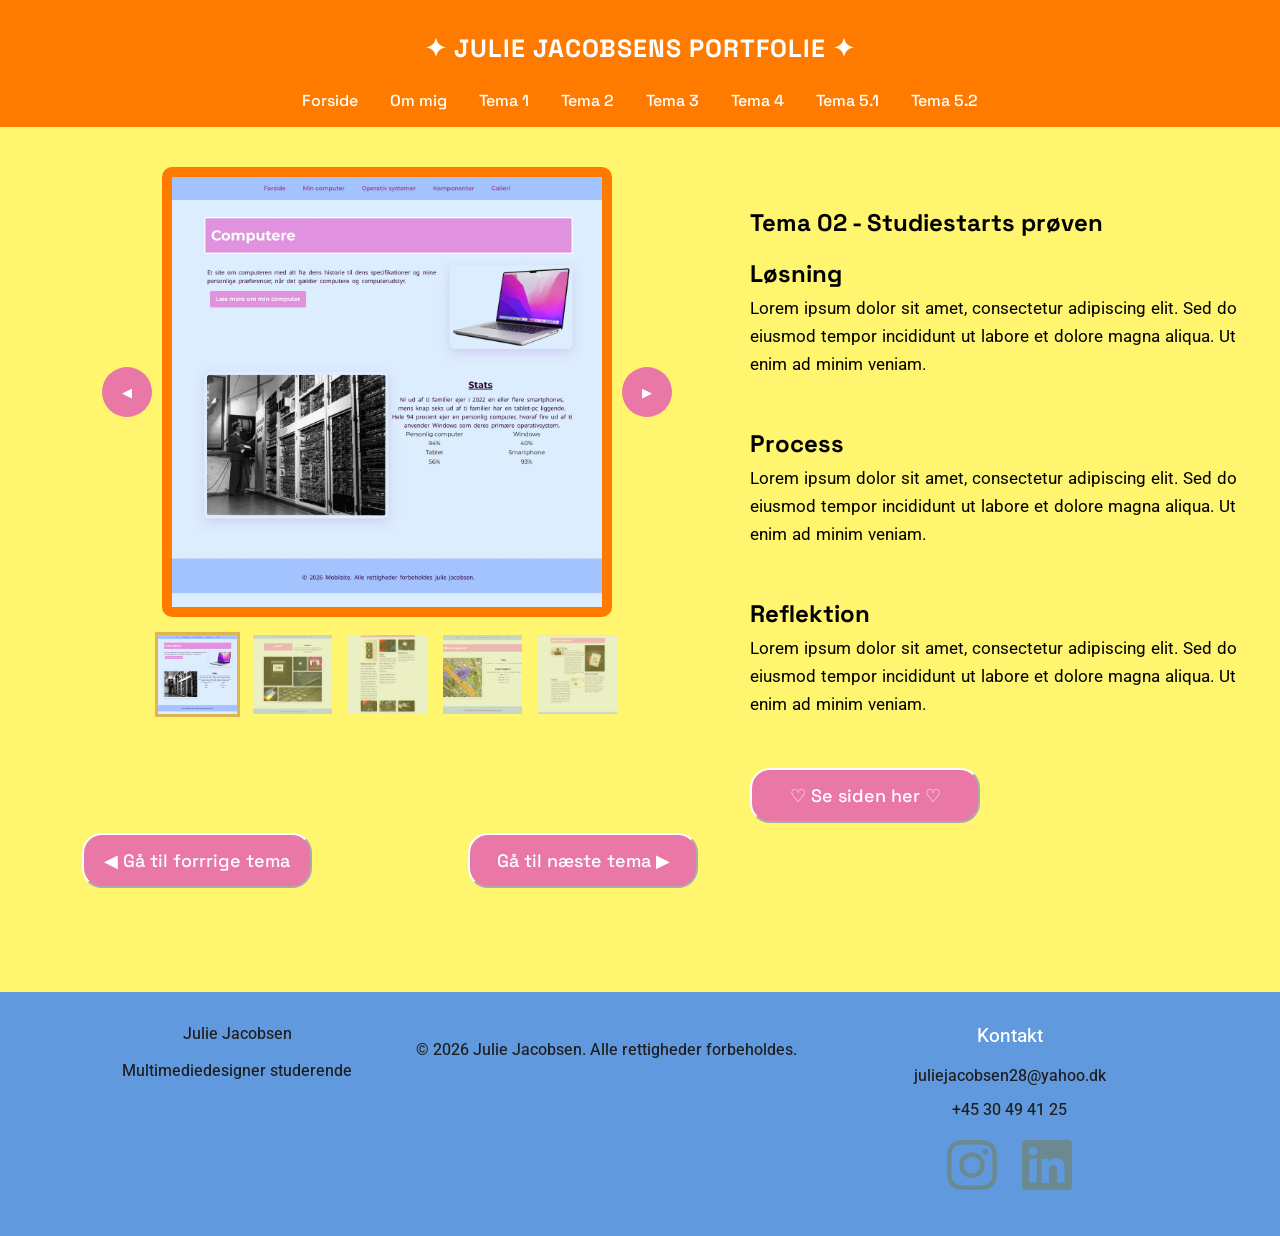
<file: temaer.html>
<!doctype html>
<html lang="da">
  <head>
    <meta charset="UTF-8" />
    <meta name="viewport" content="width=device-width, initial-scale=1.0" />
    <meta name="robots" content="noindex" />
    <title>Portfolie</title>

    <!-- Favicons -->
    <link rel="icon" type="image/png" sizes="96x96" href="img/logo/andlogo/favicon-96x96.png" />
    <link rel="icon" type="image/svg+xml" href="img/logo/andlogo/favicon.svg" />
    <link rel="shortcut icon" href="img/logo/andlogo/favicon.ico" />
    <link rel="apple-touch-icon" sizes="180x180" href="img/logo/andlogo/apple-touch-icon.png" />
    <meta name="apple-mobile-web-app-title" content="MyWebSite" />
    <link rel="manifest" href="img/logo/andlogo/site.webmanifest" />

    <!-- CSS -->
    <link rel="stylesheet" href="styles/temaer.css" />
    <link rel="stylesheet" href="styles/generel.css" />
    <link rel="stylesheet" href="styles/layout.css" />
  </head>
  <body>
    <!-- Header -->
    <header>
      <div class="logo"><h1>✦ JULIE JACOBSENS PORTFOLIE ✦</h1></div>

      <input type="checkbox" id="burger-toggle" class="burger-toggle" />
      <label for="burger-toggle" class="burger-menu">
        <span></span>
        <span></span>
        <span></span>
      </label>

      <nav class="nav_links">
        <ul>
          <li><a href="index.html" class="active">Forside</a></li>
          <li><a href="ommig.html">Om mig</a></li>

          <li><a href="tema01.html">Tema 1</a></li>
          <li><a href="temaer.html">Tema 2</a></li>
          <li><a href="tema03.html">Tema 3</a></li>
          <li><a href="tema04.html">Tema 4</a></li>
          <li><a href="tema051.html">Tema 5.1</a></li>
          <li><a href="tema052.html">Tema 5.2</a></li>
        </ul>
      </nav>
    </header>
    <main class="main_container">
      <section class="galleri_sektion">
        <div class="slider">
          <button class="slider-btn prev">◀</button>

          <div class="main-image">
            <img id="mainImage" src="img/temaer/02desktop/01.webp" alt="Første billed i tema 2" />
          </div>

          <button class="slider-btn next">▶</button>
        </div>

        <div class="thumbnails">
          <img class="thumbnail active" src="img/temaer/02desktop/01.webp" alt="Første billed i tema 2" />

          <img class="thumbnail" src="img/temaer/02desktop/02.webp" alt="andet billed i tema 2" />

          <img class="thumbnail" src="img/temaer/02desktop/03.webp" alt="tredje billed i tema 2" />

          <img class="thumbnail" src="img/temaer/02desktop/04.webp" alt="fjerde billed i tema 2" />

          <img class="thumbnail" src="img/temaer/02desktop/05.webp" alt="femte billed i tema 2" />
        </div>
      </section>

      <section class="content">
        <h1>Tema 02 - Studiestarts prøven</h1>

        <article>
          <h2>Løsning</h2>
          <p>Lorem ipsum dolor sit amet, consectetur adipiscing elit. Sed do eiusmod tempor incididunt ut labore et dolore magna aliqua. Ut enim ad minim veniam.</p>
        </article>

        <article>
          <h2>Process</h2>
          <p>Lorem ipsum dolor sit amet, consectetur adipiscing elit. Sed do eiusmod tempor incididunt ut labore et dolore magna aliqua. Ut enim ad minim veniam.</p>
        </article>

        <article>
          <h2>Reflektion</h2>
          <p>Lorem ipsum dolor sit amet, consectetur adipiscing elit. Sed do eiusmod tempor incididunt ut labore et dolore magna aliqua. Ut enim ad minim veniam.</p>
        </article>

        <a href="https://juliej2000.github.io/studiestartspr-ve/" name="linktome" id="linktome" target="_blank"><button class="link_tilsiderne">♡ Se siden her ♡</button></a>
      </section>
      <section class="nexttema">
        <a href="tema01.html"><button class="nexttema_btn2">◀ Gå til forrrige tema</button></a>
        <a href="tema03.html"><button class="nexttema_btn">Gå til næste tema ▶</button></a>
      </section>
    </main>

    <!-- footer -->
    <footer class="footer">
      <div class="footer-info">
        <div class="footer-section">
          <h3>Julie Jacobsen</h3>
          <br />
          <p>Multimediedesigner studerende</p>
        </div>

        <div class="footer-bottom">
          <p>© 2026 Julie Jacobsen. Alle rettigheder forbeholdes.</p>
        </div>

        <div class="footer_kontakt">
          <h3>Kontakt</h3>
          <p>juliejacobsen28@yahoo.dk</p>

          <p>+45 30 49 41 25</p>
          <a href="https://www.instagram.com/juliexjacobsen/" name="link" id="instagramlink" target="_blank"><img src="img/ikoner/instagram_icon.svg" alt="instagram handle" /></a>
          <a href="https://www.linkedin.com/in/juliexjacobsen28/" name="link" id="linkedinlink" target="_blank"><img src="img/ikoner/linkedin_icon.svg" alt="lnkedin handle" /></a>
        </div>
      </div>
    </footer>
    <script src="styles/js/temaer.js"></script>
  </body>
</html>
</file>
<file: styles/index.css>
/* hero-sektion */

.hero {
  min-height: 500px;

  background: var(--color-text_white);

  display: flex;
  align-items: flex-end;

  padding: 3rem 5%;

  background-image: url("../img/img/baggrund_seamless.webp");

  background-size: cover;
  background-position: center;
  background-repeat: no-repeat;

  display: flex;
  align-items: flex-end;
  padding: 3rem 5%;
}

.hero-content h1 {
  font-size: 50px;
  color: var(--color-text_white);
}

.hero-content h2 {
  font-size: 25px;
  margin-top: 0.5rem;
  color: var(--color-text_white);
}

/* Sektion 1 */

.tema_sektion {
  display: grid;
  grid-template-columns: 3fr 2fr;

  min-height: 500px;
}

.tema_billede {
  background: var(--color-text_creme);

  display: flex;
  justify-content: center;
  align-items: center;

  min-height: 400px;

  padding-top: 20px;
  align-items: center;
}

.tema_billede img {
  border-radius: 50px;
  border: 20px solid var(--color-bgmørk);

  max-width: 800px;
  max-height: 600px;

  background: var(--color-text_white);
}

.tema_text {
  background: var(--color-text_creme);
  padding: 2rem;
  padding-left: 0%;
}

.tema_text h2 {
  margin-bottom: 1rem;
  color: var(--color-text_dark);
}

.tema_text p {
  margin-bottom: 1rem;
  line-height: 25px;
  color: var(--color-text_dark);

  font-family: "roboto";
  font-size: 17px;
  font-weight: 400;
  line-height: 28px;
  word-spacing: 1px;
}

.temaer_btn {
  width: 230px;
  height: 55px;
  background-color: var(--color-billede);
  border-radius: 20px;
  border-color: var(--color-text_white);
  font-family: "spacegrotesk";
  font-size: 18px;
  font-weight: 500;
  color: var(--color-text_white);
  transition:
    transform 0.2s ease,
    background-color 0.2s ease,
    box-shadow 0.2s ease;
}

.temaer_btn:hover,
.temaer2_btn:hover {
  transform: translateY(-2px);
  background-color: var(--color-btn_lightpink);
  box-shadow: 0 10px 20px rgba(0, 0, 0, 0.12);
}

/* sektion 2 */

.tema_sektion2 {
  display: grid;
  grid-template-columns: 2fr 3fr;

  min-height: 500px;
}

.tema_billede2 {
  background: var(--color-text_creme);

  display: flex;
  justify-content: center;
  align-items: center;

  min-height: 400px;
}

.tema_billede2 img {
  border-radius: 50px;
  border: 20px solid var(--color-bgmørk);
}

.tema_text2 {
  background: var(--color-text_creme);
  padding: 2rem;
}

.tema_text2 h2 {
  margin-bottom: 1rem;
  color: var(--color-text_dark);
}

.tema_text2 p {
  margin-bottom: 1rem;
  line-height: 25px;
  color: var(--color-text_dark);

  font-family: "roboto";
  font-size: 17px;
  font-weight: 400;
  line-height: 28px;
  word-spacing: 1px;
}

.temaer2_btn {
  width: 230px;
  height: 55px;
  background-color: var(--color-billede);
  border-radius: 20px;
  border-color: var(--color-text_white);
  font-family: "spacegrotesk";
  font-size: 18px;
  font-weight: 500;
  color: var(--color-text_white);
  transition:
    transform 0.2s ease,
    background-color 0.2s ease,
    box-shadow 0.2s ease;
}

/* små kunst billeder */

.ansigt_medkrone img {
  max-width: 100px;
  padding-top: 50px;

  margin-right: 30px;
}

.ansigt1 img {
  max-width: 100px;
  padding-top: 50px;
}

.knap_img {
  display: flex;
  align-items: center;
  justify-content: space-between;
  gap: 0rem;
}

.knap_img a {
  margin-top: 110px;
}

.knap_img2 {
  display: flex;
  align-items: center;
  justify-content: space-between;
  gap: 0rem;
}

.knap_img2 a {
  margin-top: 110px;
}

/* mobil */

@media (max-width: 500px) {
  .tema_sektion {
    grid-template-columns: 1fr;
  }

  .tema_sektion h2,
  p,
  a {
    margin-left: 5px;

    margin-top: 10px;
  }

  .tema_sektion img {
    margin: 0;
    max-width: 400px;

    padding-top: 0;
    padding-bottom: 0;
  }

  .tema_sektion2 {
    grid-template-columns: 1fr;
  }

  .tema_sektion2 h2,
  p,
  a {
    margin-left: 10px;
  }

  .tema_sektion2 img {
    margin: 0;
    max-width: 400px;

    padding-top: 0;
    padding-bottom: 0;
  }

  .tema_text {
    order: -1;
    margin-left: 50px;
  }

  .knap_img {
    display: flex;
    align-items: center;
    justify-content: space-between;
    gap: 5rem;
  }

  .knap_img a {
    margin-top: 60px;
  }

  .knap_img2 a {
    margin-top: 60px;
  }

  .ansigt_medkrone img {
    max-width: 80px;
    padding-top: 10px;
  }

  .ansigt1 img {
    max-width: 80px;
    padding-top: 10px;
  }
}
</file>
<file: styles/generel.css>
/* fonte */

@font-face {
  font-family: "spacegrotesk";
  src: url(../fonte/Space_Grotesk/SpaceGrotesk-VariableFont_wght.ttf) format("woff");
}

@font-face {
  font-family: "playfair_display";
  src: url(../fonte/Playfair_Display/PlayfairDisplay-VariableFont_wght.ttf) format("woff");
}

@font-face {
  font-family: "roboto";
  src: url(../fonte/Roboto/Roboto-VariableFont_wdth\,wght.ttf) format("woff");
}

/* variabler */

:root {
  --color-bg: #ddd789; /* bg farve - lys orange */
  --color-billede: #e978a7; /* pink farve */
  --color-bgmørk: #ff7b00; /* bg farve - mørk orange */
  --color-text_dark: #1e1e1e; /* tekst farve - mørk */
  --color-text_white: #ffffff; /* tekst farve - hvid */
  --color-text_creme: #fff56e; /* tekst farve - mørke blå */
  --color-cta_yellow: #e1b44e; /* cta farver - senneps gul*/
  --color-bg_sand: #e0c592; /* lys bg farve - sand */
  --color-light_grey: #dbdbd0; /* farve - lysegrå */
  --color-text_blue: #073878; /* tekst farve - mørke blå */
  --color-text_lightblue: #6099dd; /* lyse blå farve */
  --color-btn_lightpink: #ffa6cb; /* lys pink farve til knapper */
}

* {
  margin: 0;
  padding: 0;
  box-sizing: border-box;
}

html {
  scroll-behavior: smooth;
}

body {
  font-family: Arial, sans-serif;
  background: var(--color-text_creme);
}

/* header */

header {
  background: var(--color-bgmørk);
  color: var(--color-text_white);

  display: flex;
  justify-content: space-between;
  align-items: center;

  padding: 0rem 5%;

  display: grid;
  grid-template-columns: 1fr 1fr 1fr;
}

header h1 {
  font-size: 25px;
  letter-spacing: 1px;
  font-family: "spacegrotesk";
  font-weight: 800;
}

.logo img {
  max-width: 50px;
  align-items: flex-start;
}

.logo {
  color: var(--color-text_white);
  font-size: 10px;
  text-align: center;
}

nav ul {
  list-style: none;
  display: flex;
  gap: 2rem;
  display: flex;
  list-style: none;
}

nav a {
  text-decoration: none;
  color: var(--color-text_white);
  font-weight: 500;
}

/*  burger menu */

.burger-toggle {
  display: none;
}

.burger-menu {
  display: none;
  background: none;
  border: none;
  cursor: pointer;
  padding: 0.5rem;
  width: 40px;
  height: 40px;
  position: relative;
}

.burger-menu span {
  display: block;
  width: 100%;
  height: 3px;
  background: white;
  border-radius: 999px;
  transition:
    transform 0.3s ease,
    opacity 0.3s ease;
  margin: 6px 0;
}

.burger-toggle:checked + .burger-menu span:nth-child(1) {
  transform: translateY(9px) rotate(45deg);
}

.burger-toggle:checked + .burger-menu span:nth-child(2) {
  opacity: 0;
}

.burger-toggle:checked + .burger-menu span:nth-child(3) {
  transform: translateY(-9px) rotate(-45deg);
}

/* body elementer */

.logo {
  margin-bottom: 1rem;
  padding-top: 1rem;
}

.nav_links {
  /* border-top: 1px solid #cfcfcf; */
  padding-top: 10px;
  border-width: 1px;
  padding-bottom: 0px;
}

.nav_links a {
  font-size: 16px;
  font-family: "spacegrotesk";
}

/* footer */

.footer {
  background-color: var(--color-text_lightblue);
  margin-top: 4rem;
  padding-top: 2rem;
  color: var(--color-text_dark);
  text-align: center;
}

.footer h3,
p {
  font-family: "roboto";
  font-size: 16px;
  font-weight: 450;
}

.footer-info {
  max-width: 1100px;
  margin: auto;
  padding: 0 2rem 2rem;
  display: flex;
  justify-content: space-between;
  gap: 3rem;
  flex-wrap: wrap;
}

.footer-info {
  max-width: 1100px;
  margin: auto;
  padding: 0 2rem 2rem;
  display: flex;
  justify-content: space-between;
  gap: 3rem;
  flex-wrap: wrap;
}

.footer_kontakt {
  flex: 1;
  min-width: 200px;
}

.footer_kontakt h3 {
  color: var(--color-text_white);
  margin-bottom: 1rem;
  font-size: 1.2rem;
}

.footer_kontakt p {
  margin-bottom: 0.5rem;
  line-height: 1.6;
}

.footer-bottom {
  text-align: center;
  padding: 1rem;
  background-color: var(--color-text_lightblue);
  font-size: 0.9rem;
}

.footer_kontakt img {
  max-width: 50px;
  margin: 10px;
}

/* font familier */

h1 {
  font-family: "spacegrotesk";
}

h2 {
  font-family: "spacegrotesk";
}

h3 {
  font-family: "playfair_display";
}

h4 {
  font-family: "playfair_display";
}

p {
  font-family: "roboto";
}

a {
  font-family: "playfair_display";
}

@media (max-width: 500px) {
  html,
  body {
    max-width: 100vw;
    overflow-x: hidden;
  }

  body {
    width: 100%;
  }

  .logo h1 {
    font-size: 22px;
  }

  header,
  .main_container,
  .portrait,
  .tema_sektion,
  .tema_sektion2,
  .info_omgmig1,
  .info_ommig2,
  .galleri_sektion,
  .nexttema {
    width: 100%;
    min-width: 0;
  }
  .nav_links ul li:nth-child(n + 4) {
    display: none;
  }

  header {
    position: relative;
    grid-template-columns: 1fr auto;
    padding: 0 5%;
  }

  .burger-menu {
    display: block;
  }

  .nav_links {
    position: absolute;
    top: 100%;
    left: 0;
    right: 0;
    background: var(--color-bgmørk);
    transform: translateY(-10px);
    opacity: 0;
    visibility: hidden;
    transition:
      transform 0.3s ease,
      opacity 0.3s ease;
    z-index: 10;
  }

  .burger-toggle:checked + .burger-menu + .nav_links {
    transform: translateY(0);
    opacity: 1;
    visibility: visible;
  }

  nav ul {
    flex-direction: column;
    gap: 0;
    padding: 0.5rem 0;
  }

  nav li {
    text-align: center;
  }

  nav a {
    display: block;
    padding: 0.75rem 0;
    border-top: 1px solid var(--color-cta_yellow);
  }

  .nav_links a {
    font-size: 18px;
  }

  /* footer */

  .footer {
    display: flex;
    flex-direction: column;
    align-items: center;
    text-align: center;
  }

  .footer-info {
    display: flex;
    flex-direction: column;
    align-items: center;
    justify-content: center;
    gap: 1rem;
  }

  .footer-info div {
    width: 100%;
    max-width: 500px;
  }

  .footer_kontakt img {
    max-width: 35px;
    margin: 5px;
  }
}
</file>
<file: styles/layout.css>
header {
  display: flex;
  flex-direction: column;

  align-items: center;

  padding: 1rem 0;
}
</file>
<file: styles/ommig.css>
/* portræt sektion */

.portrait {
  display: grid;
  grid-template-columns: 3fr 2fr;

  min-height: 500px;
}

.portrait_img {
  background: var(--color-text_creme);

  display: flex;
  justify-content: center;
  align-items: center;

  min-height: 400px;

  padding-top: 20px;
  align-items: center;
}

.portrait_img img {
  border-radius: 50px;
  border: 20px solid var(--color-bgmørk);
  max-width: 70%;
}

.portrait_text {
  background-color: var(--color-text_creme);
  background: var(--color-text_creme);
  padding: 0rem;

  padding-right: 2rem;
  padding-top: 2rem;
}

.portrait_text h2 {
  margin-bottom: 15px;
  color: var(--color-text_dark);
}

.portrait_text p {
  margin-bottom: 1rem;
  line-height: 15px;
  color: var(--color-text_dark);

  font-family: "roboto";
  font-size: 17px;
  font-weight: 400;
  line-height: 28px;
  word-spacing: 1px;
}

/* fisk */

.titel_kunst img {
  max-width: 120px;
  align-items: end;
}

/* popcornbægre */

.popcorn img {
  max-width: 100px;
  align-items: end;
}

/* svamp */

.svamp img {
  padding-top: 10px;
  max-width: 70px;
}

/* uddannelse- og erhvervserfaring sektion */

.info_omgmig1 {
  display: grid;
  grid-template-columns: 2fr 3fr;

  min-height: 500px;
}

.ommig_img1 {
  background-color: var(--color-text_creme);
  background: var(--color-text_creme);
  padding: 0rem;

  padding-left: 2rem;
  padding-top: 2rem;
}

.ommig_img1 h2 {
  margin-bottom: 1rem;
  color: var(--color-text_dark);
}

.ommig_img1 p {
  margin-bottom: 1rem;
  line-height: 15px;
  color: var(--color-text_dark);

  font-family: "roboto";
  font-size: 17px;
  font-weight: 400;
  line-height: 28px;
  word-spacing: 1px;
}

.omgmig_text1 {
  background: var(--color-text_creme);

  display: flex;
  justify-content: center;
  align-items: center;

  min-height: 400px;

  padding-top: 20px;
  align-items: center;
}

.ommig_text1 img {
  border-radius: 50px;
  border: 20px solid var(--color-bgmørk);
  max-width: 90%;

  padding: 0;
}

/* hvad har jeg fået ud af 1. semester? */

.info_ommig2 {
  display: grid;
  grid-template-columns: 3fr 2fr;

  min-height: 500px;
}

.ommig_img2 {
  background-color: var(--color-text_creme);

  font-family: "roboto";
  font-size: 17px;
  font-weight: 400;
  line-height: 28px;
  word-spacing: 1px;

  padding: 0rem;

  padding-right: 2rem;
  padding-top: 2rem;
}

.ommig_text2 img {
  border-radius: 50px;
  border: 20px solid var(--color-bgmørk);
  max-width: 80%;

  margin-left: 60px;
}

.ommig_img2 h2 {
  margin-bottom: 1rem;
  color: var(--color-text_dark);
}

.ommig_img2 p {
  margin-bottom: 1rem;
  line-height: 15px;
  color: var(--color-text_dark);

  font-family: "roboto";
  font-size: 17px;
  font-weight: 400;
  line-height: 28px;
  word-spacing: 1px;
}

/* mobil */

@media (max-width: 500px) {
  .portrait {
    grid-template-columns: 1fr;
  }

  .info_omgmig1 {
    grid-template-columns: 1fr;
  }

  .info_ommig2 {
    grid-template-columns: 1fr;
  }

  /* portræt */

  .portrait_text p {
    margin-left: 53px;
    margin-right: 30px;
  }

  .portrait_text h2 {
    margin-left: 53px;
    margin-right: 20px;
  }

  .titel_kunst img {
    margin-left: 190px;
    max-width: 90px;

    padding-bottom: 80px;
  }

  /* erhvervserfaring */

  .ommig_text1 {
    order: -1;
  }

  .ommig_text1 img {
    margin-left: 25px;
  }

  .ommig_img1 p {
    margin-left: 20px;
    margin-right: 40px;
  }

  .ommig_img1 h2 {
    margin-left: 20px;
    margin-right: 40px;
  }

  .popcorn img {
    margin-left: 170px;
    max-width: 70px;

    padding-bottom: 80px;
  }

  /* 1. semester */

  .ommig_img2 p {
    margin-left: 50px;
  }

  .ommig_img2 h2 {
    margin-left: 50px;
  }

  .ommig_text2 {
    padding-right: 30px;
    margin-left: 0;
  }

  .svamp img {
    margin-left: 215px;

    padding-bottom: 30px;
  }
}
</file>
<file: styles/temaer.css>
/* mail */

.main_container {
  flex: 1;
  display: grid;
  grid-template-columns: 700px 1fr;
  gap: 10px;
  padding: 40px;
  align-items: start;
}

/* galleri */

.slider {
  display: flex;
  align-items: center;
  gap: 10px;

  margin-left: 62px;
}

.slider-btn {
  width: 50px;
  height: 50px;
  border-radius: 50%;
  border: none;
  background: var(--color-billede);
  color: white;
  cursor: pointer;
  flex-shrink: 0;
}

.main-image img {
  width: 100%;
  max-width: 450px;
  aspect-ratio: 1;
  object-fit: cover;
  display: block;

  border: 10px solid var(--color-bgmørk);
  border-radius: 10px;
}

.thumbnails {
  display: flex;
  gap: 10px;
  margin-top: 15px;

  max-width: 100px;
  max-height: 150px;
  margin-left: 115px;
}

.thumbnails img {
  cursor: pointer;
  width: 85px;
  height: 85px;
  aspect-ratio: 1 / 1;
  object-fit: cover;
  display: block;
}

/* tema 05.1 - sandkassesite */

.thumbnails_svane {
  display: flex;
  gap: 10px;
  margin-top: 15px;

  max-width: 100px;
  max-height: 150px;
  margin-left: 250px;
}

.thumbnails_svane img {
  cursor: pointer;
  width: 85px;
  height: 85px;
  aspect-ratio: 1 / 1;
  object-fit: cover;
  display: block;
}

.thumbnails_svane {
  opacity: 0.6;
  transition: 0.3s;
  border: 3px solid transparent;
  cursor: pointer;
}

.thumbnails_svane:hover {
  opacity: 1;
}

.thumbnails_svane.active {
  opacity: 1;
  border: 3px solid var(--color-cta_yellow);
}

/* tema 04 - emergencysite */

.thumbnails_emergencysite {
  display: flex;
  gap: 10px;
  margin-top: 15px;

  max-width: 100px;
  max-height: 150px;
  margin-left: 160px;
}

.thumbnails_emergencysite img {
  cursor: pointer;
  width: 85px;
  height: 85px;
  aspect-ratio: 1 / 1;
  object-fit: cover;
  display: block;
}

.thumbnails_svane {
  opacity: 0.6;
  transition: 0.3s;
  border: 3px solid transparent;
  cursor: pointer;
}

.thumbnails_emergencysite:hover {
  opacity: 1;
}

.thumbnails_emergencysite.active {
  opacity: 1;
  border: 3px solid var(--color-cta_yellow);
}

/* content */

.content h1 {
  margin-bottom: 20px;
  margin-top: 40px;
}

.content article {
  margin-bottom: 50px;
}

.content h2 {
  margin-bottom: 5px;
}

.content p {
  line-height: 1.8;

  font-family: "roboto";
  font-size: 17px;
  font-weight: 400;
  line-height: 28px;
  word-spacing: 1px;
}

/* thumbnail - hover + active (js) */

.thumbnail {
  opacity: 0.6;
  transition: 0.3s;
  border: 3px solid transparent;
  cursor: pointer;
}

.thumbnail:hover {
  opacity: 1;
}

.thumbnail.active {
  opacity: 1;
  border: 3px solid var(--color-cta_yellow);
}

/* galleri main billede */

.galleri_sektion img {
  width: 100%;
}

/* næste tema knap + hover + side links */

.nexttema_btn,
.nexttema_btn2 {
  width: 230px;
  height: 55px;
  background-color: var(--color-billede);
  border-radius: 20px;
  border-color: var(--color-text_white);
  font-family: "spacegrotesk";
  font-size: 18px;
  font-weight: 500;
  color: var(--color-text_white);
  transition:
    transform 0.2s ease,
    background-color 0.2s ease,
    box-shadow 0.2s ease;

  margin-left: 42px;
}

.nexttema_btn2 {
  margin-right: 110px;
}

.nexttema_btn:hover,
.nexttema_btn2:hover {
  transform: translateY(-2px);
  background-color: var(--color-btn_lightpink);
  box-shadow: 0 10px 20px rgba(0, 0, 0, 0.12);
}

.link_tilsiderne {
  width: 230px;
  height: 55px;
  background-color: var(--color-billede);
  border-radius: 20px;
  border-color: var(--color-text_white);
  font-family: "spacegrotesk";
  font-size: 18px;
  font-weight: 500;
  color: var(--color-text_white);
  transition:
    transform 0.2s ease,
    background-color 0.2s ease,
    box-shadow 0.2s ease;
}

.link_tilsiderne:hover {
  transform: translateY(-2px);
  background-color: var(--color-btn_lightpink);
  box-shadow: 0 10px 20px rgba(0, 0, 0, 0.12);
}

/* mobil */

@media (max-width: 500px) {
  .main_container {
    grid-template-columns: 1fr;
    padding: 20px;
  }

  .main-image {
    position: relative;
  }

  .main-image img {
    max-width: 100%;
    margin-left: 0;
  }

  .slider {
    display: flex;
    align-items: center;
    justify-content: center;
    gap: 10px;
    flex-wrap: wrap;
    position: relative;

    margin-right: 63px;
  }

  .slider-btn {
    width: 40px;
    height: 40px;
    font-size: 14px;
    position: absolute;
    top: 50%;
    transform: translateY(-50%);
    z-index: 10;
  }

  .slider-btn.prev {
    left: 10px;
  }

  .slider-btn.next {
    right: 10px;
  }

  .thumbnails img {
    width: 60px;
    height: 60px;
  }

  .nexttema_btn,
  .nexttema_btn2,
  .link_tilsiderne {
    width: 100%;
    max-width: 150px;
    max-height: 50px;
    margin-left: 0;
    margin-right: 0;
    font-size: 14px;
  }

  .nexttema {
    flex-wrap: wrap;
    justify-content: center;
  }

  .thumbnails {
    display: flex;
    gap: 10px;
    margin-top: 15px;

    max-width: 60px;
    max-height: 60px;
    margin-left: 53px;
  }

  .thumbnails_svane {
    display: flex;
    gap: 10px;
    margin-top: 15px;

    margin-left: 155px;
  }

  .thumbnails_svane img {
    max-width: 60px;
    max-height: 60px;
  }

  .thumbnails_emergencysite {
    display: flex;
    gap: 10px;
    margin-top: 15px;

    margin-left: 88px;
  }

  .thumbnails_emergencysite img {
    max-width: 60px;
    max-height: 60px;
  }

  .link_tilsiderne {
    margin-left: 150px;
  }

  .nexttema {
    align-items: center;

    padding-left: 75px;
    padding-top: 20px;
  }
}
</file>
